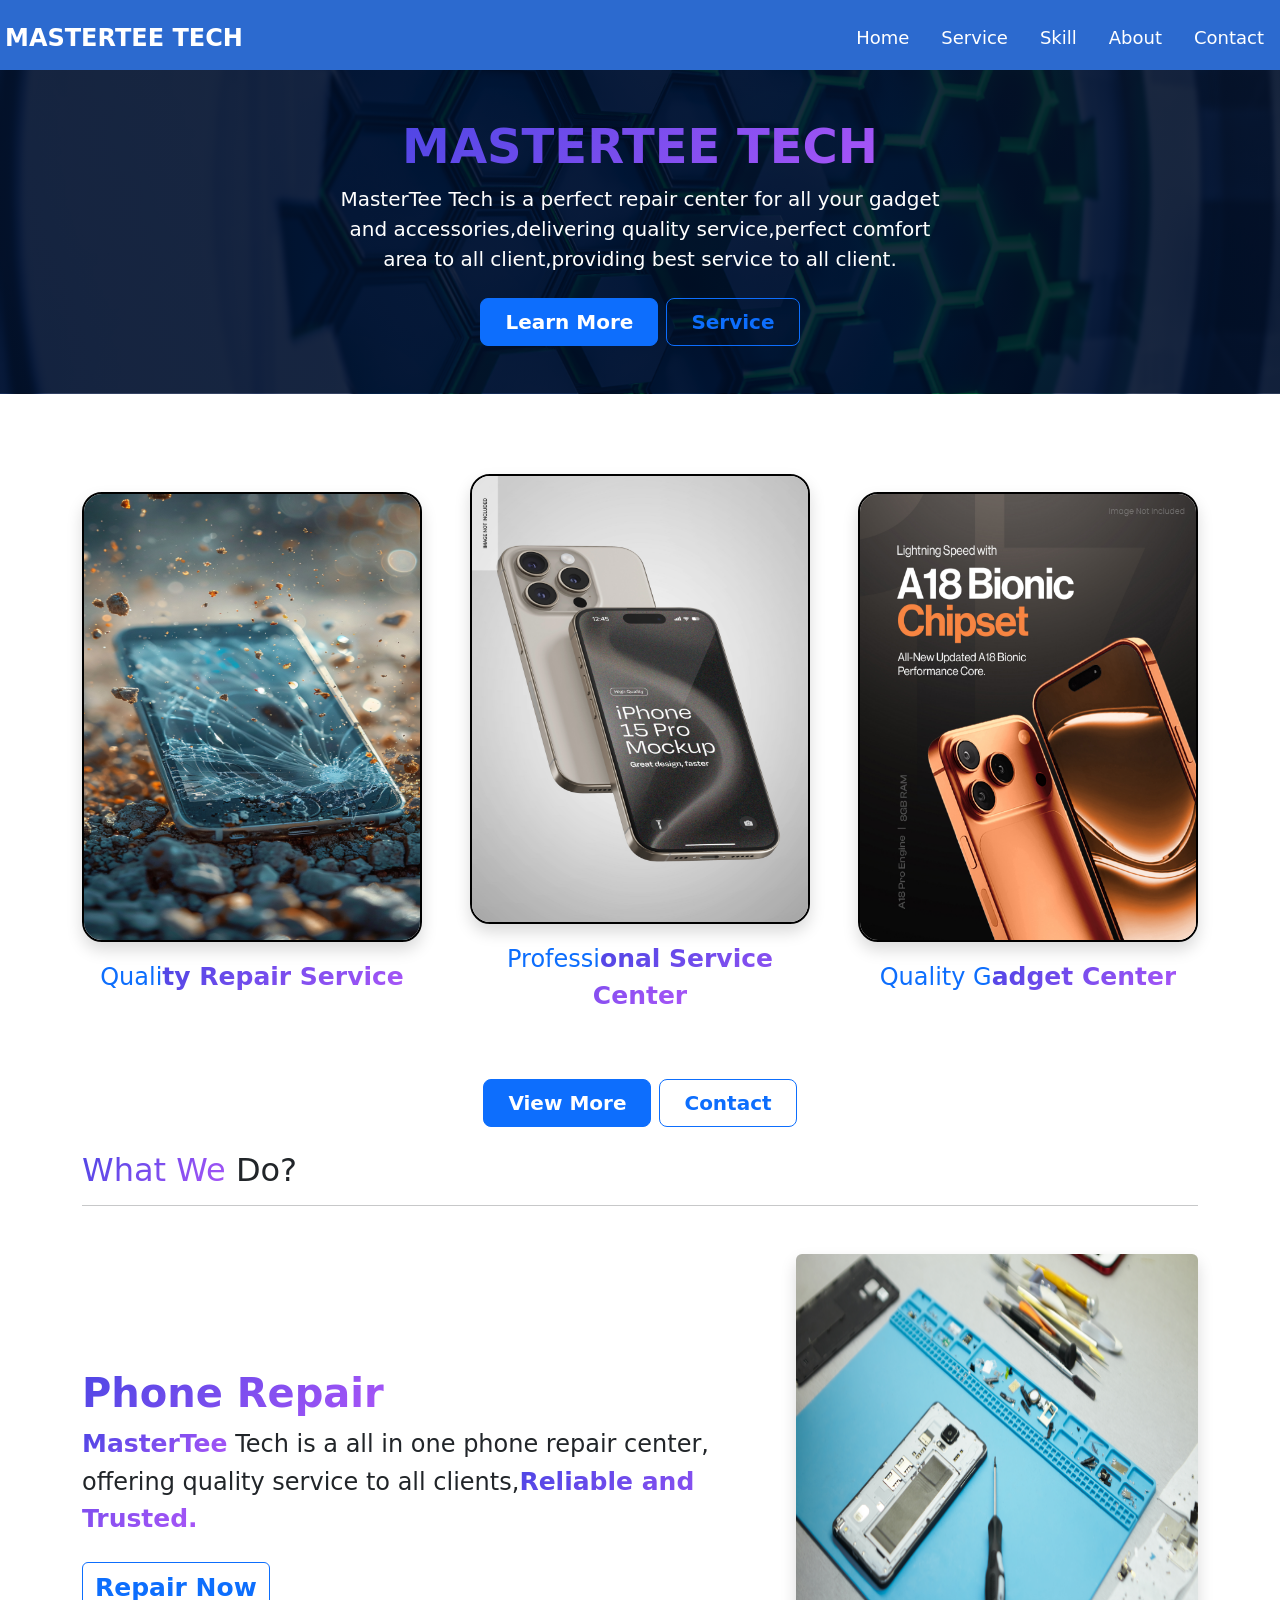
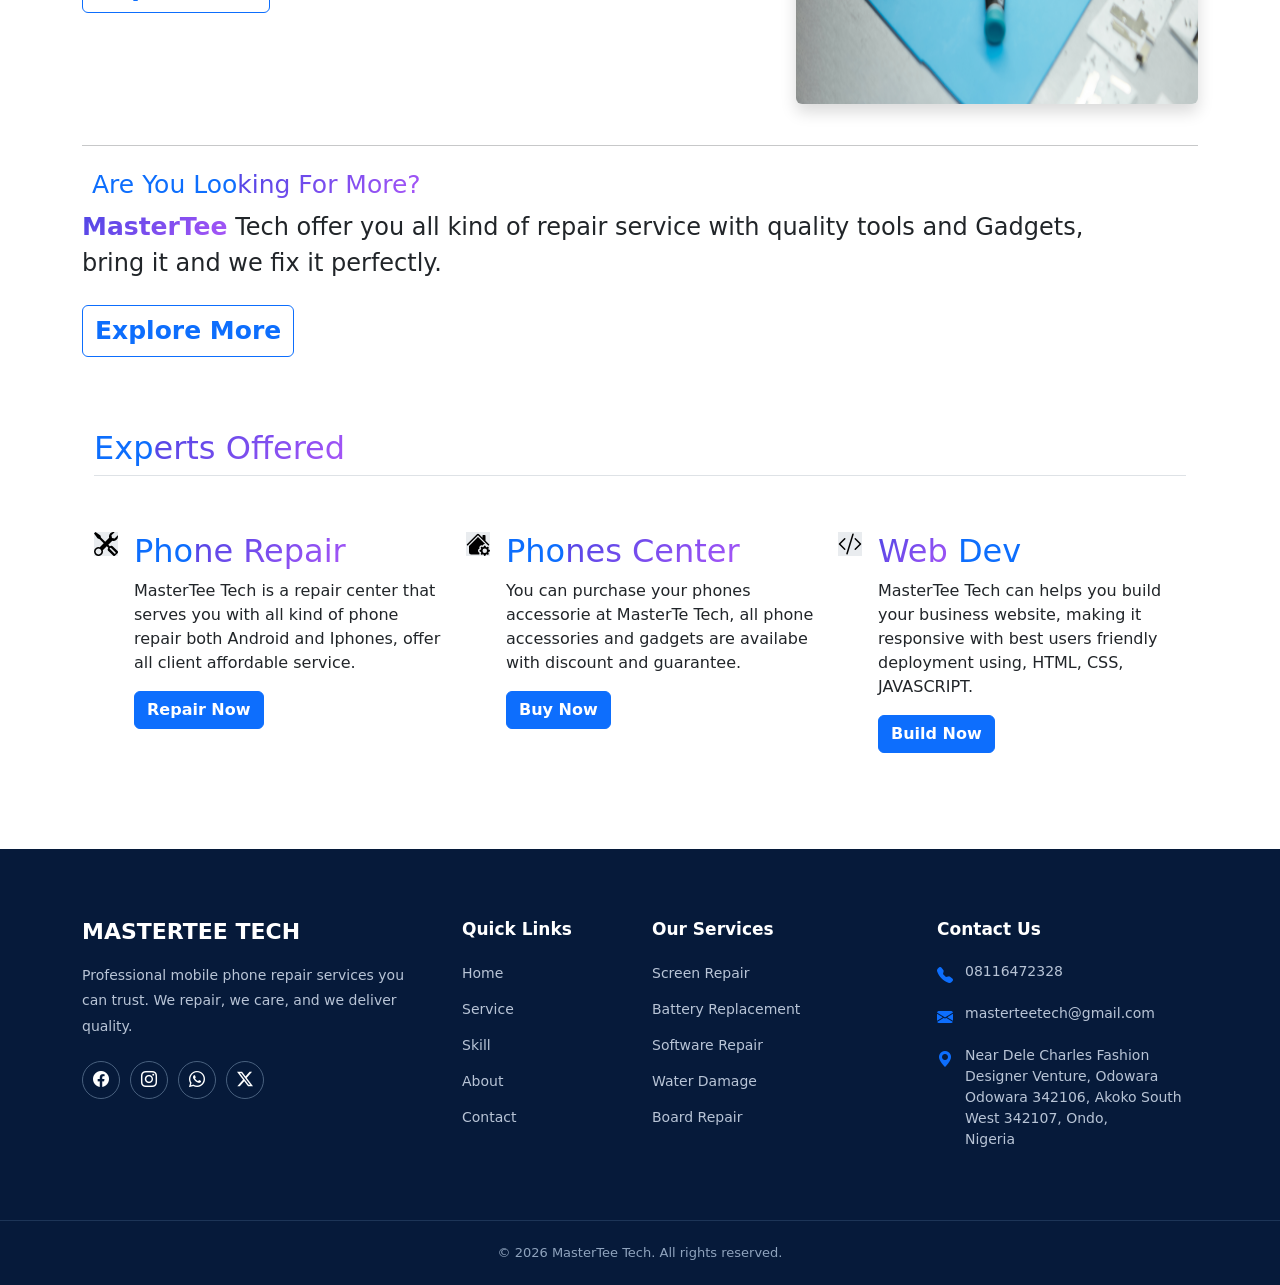
<file: index.html>
<!doctype html>
<html lang="en">
  <head>
    <meta charset="UTF-8" />
    <meta name="viewport" content="width=device-width, initial-scale=1.0" />
    <title>Portfolio</title>
    <link
      rel="stylesheet"
      href="	https://cdn.jsdelivr.net/npm/bootstrap@5.3.8/dist/css/bootstrap.min.css"
    />
    <link rel="stylesheet" href="https://cdn.jsdelivr.net/npm/bootstrap-icons@1.11.3/font/bootstrap-icons.min.css">
    <link rel="stylesheet" href="./CSS/Basic.css" />
  </head>
  <body>
    <div>
      <header
        class="d-flex flex-wrap justify-content-center py-3 mb-4 border-bottom heading-link"
      >
        <a
          href="/"
          class="d-flex align-items-center mb-3 mb-md-0 me-md-auto link-body-emphasis text-decoration-none logo"
        >
          <span class="fs-4 logo-name">MASTERTEE TECH</span>
        </a>
        <ul class="nav">
          <li class="nav-item">
            <a href="#" class="nav-link" aria-current="page">Home</a>
          </li>
          <li class="nav-item">
            <a href="./pages/service.html" class="nav-link">Service</a>
          </li>
          <li class="nav-item"><a href="./pages/skill.html" class="nav-link">Skill</a></li>
          <li class="nav-item"><a href="./pages/about.html" class="nav-link">About</a></li>
          <li class="nav-item"><a href="./pages/contact.html" class="nav-link">Contact</a></li>
        </ul>
      </header>
    </div>
    <div class="px-4 py-5 text-center hero-header">
      <h1 class="display-5 fw-bold text-body-emphasis hero-section">
        <span>MASTERTEE TECH</span>
      </h1>
      <div class="col-lg-6 mx-auto hero-texting">
        <p class="lead mb-4 hero-text">
          MasterTee Tech is a perfect repair center for all your gadget and
          accessories,delivering quality service,perfect comfort area to all
          client,providing best service to all client.
        </p>
        <div class="d-flex gap-2 d-sm-flex justify-content-sm-center hero-btn">
          <button type="button" class="btn btn-primary btn-lg px-4 gap-3" onclick="window.location.href=`./pages/about.html`">
            Learn More
          </button>
          <button type="button" class="btn btn-outline-primary btn-lg px-4" onclick="window.location.href=`./pages/service.html`">
            Service
          </button>
        </div>
      </div>
    </div>
    <div class="container mt-4 hero-pic">
      <div
        class="d-flex align-items-center justify-content-center row g-5 feature"
      >
        <div class="col-12 col-md-6 col-lg-4 hero-image">
          <img
            src="image/phone-repair.jpg"
            alt="repair image"
            class="img-fluid shadow"
          />
          <p class="caption text-center mt-3">
            Quali<span class="caption-gradient">ty Repair Service</span>
          </p>
        </div>
        <div class="col-12 col-md-6 col-lg-4 hero-image">
          <img
            src="image/iphone-15.jpg"
            alt="repair image"
            class="img-fluid shadow"
          />
          <p class="caption text-center mt-3">
            Professi<span class="caption-gradient">onal Service Center</span>
          </p>
        </div>
        <div class="col-12 col-md-6 col-lg-4 hero-image">
          <img
            src="image/iphone-17.jpg"
            alt="repair image"
            class="img-fluid shadow"
          />
          <p class="caption text-center mt-3">
            Quality G<span class="caption-gradient">adget Center</span>
          </p>
        </div>
      </div>
      <div
        class="d-flex gap-2 d-sm-flex justify-content-sm-center mt-5 hero-btn"
      >
        <button  class="btn btn-primary btn-lg px-4 gap-3" onclick="window.location.href=`./pages/service.html`" >
          View More
        </button>
        <button type="button" class="btn btn-outline-primary btn-lg px-4" onclick="window.location.href=`./pages/contact.html`">
          Contact
        </button>
      </div>
    </div>
    <div class="container mt-4 my-5 offer">
      <h2 class="job"><span>What We</span> Do?</h2>
      <hr />
    </div>
    <div class="container">
      <div
        class="d-flex flex-column flex-lg-row align-items-center gap-4 feature"
      >
        <div class="flex-fill text-center text-lg-start feature-section">
          <h3>
            <span class="frank">Phone Repair</span>
          </h3>
          <p class="mb-4 job-text">
            <span>MasterTee</span> Tech is a all in one phone repair center,
            offering quality service to all clients,<span
              class="feature-gradient"
              >Reliable and Trusted.</span
            >
          </p>
          <a href="./pages/contact.html" class="btn btn-outline-primary">Repair Now</a>
        </div>
        <div class="flex-fill feature-section">
          <img
            src="image/repair-mat.jpg"
            alt="founder image"
            class="img-fluid rounded shadow feature-image"
          />
        </div>
      </div>
      <hr />
    </div>
    <div class="container mt-4">
      <div class="d-flex flex-column flex-lg-row align-items-center feature">
        <div class="flex-fill text-center text-lg-start feature-section">
          <h4>Are You Loo<span class="frank-gradient">king For More?</span></h4>
          <p class="mb-4 feature-content">
            <span>MasterTee</span> Tech offer you all kind of repair service
            with quality tools and Gadgets,<br />bring it and we fix it
            perfectly.
          </p>
          <a href="skill.html" class="btn btn-outline-primary mb-4"
            >Explore More</a
          >
        </div>
      </div>
    </div>
    <div class="container px-4 py-5 expert" id="hanging-icons">
      <h2 class="pb-2 border-bottom">
        Exp<span class="head-color">erts Offered</span>
      </h2>
      <div class="row g-4 py-5 row-cols-1 row-cols-lg-3">
        <div class="col d-flex align-items-start">
          <div
            class="icon-square text-body-emphasis bg-body-secondary d-inline-flex align-items-center justify-content-center fs-4 flex-shrink-0 me-3"
          >
            <svg
              xmlns="http://www.w3.org/2000/svg"
              width="1em"
              height="1em"
              fill="currentColor"
              class="bi bi-tools"
              viewBox="0 0 16 16"
              aria-hidden="true"
            >
              <path
                d="M1 0 0 1l2.2 3.081a1 1 0 0 0 .815.419h.07a1 1 0 0 1 .708.293l2.675 2.675-2.617 2.654A3.003 3.003 0 0 0 0 13a3 3 0 1 0 5.878-.851l2.654-2.617.968.968-.305.914a1 1 0 0 0 .242 1.023l3.27 3.27a.997.997 0 0 0 1.414 0l1.586-1.586a.997.997 0 0 0 0-1.414l-3.27-3.27a1 1 0 0 0-1.023-.242L10.5 9.5l-.96-.96 2.68-2.643A3.005 3.005 0 0 0 16 3q0-.405-.102-.777l-2.14 2.141L12 4l-.364-1.757L13.777.102a3 3 0 0 0-3.675 3.68L7.462 6.46 4.793 3.793a1 1 0 0 1-.293-.707v-.071a1 1 0 0 0-.419-.814zm9.646 10.646a.5.5 0 0 1 .708 0l2.914 2.915a.5.5 0 0 1-.707.707l-2.915-2.914a.5.5 0 0 1 0-.708M3 11l.471.242.529.026.287.445.445.287.026.529L5 13l-.242.471-.026.529-.445.287-.287.445-.529.026L3 15l-.471-.242L2 14.732l-.287-.445L1.268 14l-.026-.529L1 13l.242-.471.026-.529.445-.287.287-.445.529-.026z"
              />
            </svg>
          </div>
          <div>
            <h3 class="fs-2 text-body-emphasis">
              <span class="heading-color">Pho</span
              ><span class="head-color">ne Repair</span>
            </h3>
            <p>
              MasterTee Tech is a repair center that serves you with all kind of
              phone repair both Android and Iphones, offer all client affordable
              service.
            </p>
            <a href="./pages/contact.html" class="btn btn-primary"> Repair Now </a>
          </div>
        </div>
        <div class="col d-flex align-items-start">
          <div
            class="icon-square text-body-emphasis bg-body-secondary d-inline-flex align-items-center justify-content-center fs-4 flex-shrink-0 me-3"
          >
            <svg
              xmlns="http://www.w3.org/2000/svg"
              width="1em"
              height="1em"
              fill="currentColor"
              class="bi bi-house-gear-fill"
              viewBox="0 0 16 16"
              aria-hidden="true"
            >
              <path
                d="M7.293 1.5a1 1 0 0 1 1.414 0L11 3.793V2.5a.5.5 0 0 1 .5-.5h1a.5.5 0 0 1 .5.5v3.293l2.354 2.353a.5.5 0 0 1-.708.708L8 2.207 1.354 8.854a.5.5 0 1 1-.708-.708z"
              />
              <path
                d="M11.07 9.047a1.5 1.5 0 0 0-1.742.26l-.02.021a1.5 1.5 0 0 0-.261 1.742 1.5 1.5 0 0 0 0 2.86 1.5 1.5 0 0 0-.12 1.07H3.5A1.5 1.5 0 0 1 2 13.5V9.293l6-6 4.724 4.724a1.5 1.5 0 0 0-1.654 1.03"
              />
              <path
                d="m13.158 9.608-.043-.148c-.181-.613-1.049-.613-1.23 0l-.043.148a.64.64 0 0 1-.921.382l-.136-.074c-.561-.306-1.175.308-.87.869l.075.136a.64.64 0 0 1-.382.92l-.148.045c-.613.18-.613 1.048 0 1.229l.148.043a.64.64 0 0 1 .382.921l-.074.136c-.306.561.308 1.175.869.87l.136-.075a.64.64 0 0 1 .92.382l.045.149c.18.612 1.048.612 1.229 0l.043-.15a.64.64 0 0 1 .921-.38l.136.074c.561.305 1.175-.309.87-.87l-.075-.136a.64.64 0 0 1 .382-.92l.149-.044c.612-.181.612-1.049 0-1.23l-.15-.043a.64.64 0 0 1-.38-.921l.074-.136c.305-.561-.309-1.175-.87-.87l-.136.075a.64.64 0 0 1-.92-.382ZM12.5 14a1.5 1.5 0 1 1 0-3 1.5 1.5 0 0 1 0 3"
              />
            </svg>
          </div>
          <div class="headings">
            <h3 class="fs-2 text-body-emphasis">
              <span class="heading-color">Pho</span
              ><span class="head-color">nes Center</span>
            </h3>
            <p>
              You can purchase your phones accessorie at MasterTe Tech, all
              phone accessories and gadgets are availabe with discount and
              guarantee.
            </p>
            <a href="./pages/contact.html" class="btn btn-primary"> Buy Now </a>
          </div>
        </div>
        <div class="col d-flex align-items-start">
          <div
            class="icon-square text-body-emphasis bg-body-secondary d-inline-flex align-items-center justify-content-center fs-4 flex-shrink-0 me-3"
          >
            <svg
              xmlns="http://www.w3.org/2000/svg"
              width="1em"
              height="1em"
              fill="currentColor"
              class="bi bi-code-slash"
              viewBox="0 0 16 16"
              aria-hidden="true"
            >
              <path
                d="M10.478 1.647a.5.5 0 1 0-.956-.294l-4 13a.5.5 0 0 0 .956.294zM4.854 4.146a.5.5 0 0 1 0 .708L1.707 8l3.147 3.146a.5.5 0 0 1-.708.708l-3.5-3.5a.5.5 0 0 1 0-.708l3.5-3.5a.5.5 0 0 1 .708 0m6.292 0a.5.5 0 0 0 0 .708L14.293 8l-3.147 3.146a.5.5 0 0 0 .708.708l3.5-3.5a.5.5 0 0 0 0-.708l-3.5-3.5a.5.5 0 0 0-.708 0"
              />
            </svg>
          </div>
          <div>
            <h3 class="fs-2 text-body-emphasis">
              <span class="head-color">Web</span
              ><span class="heading-color"> Dev</span>
            </h3>
            <p>
              MasterTee Tech can helps you build your business website, making
              it responsive with best users friendly deployment using,
              <span>HTML, CSS, JAVASCRIPT.</span>
            </p>
            <a href="./pages/contact.html" class="btn btn-primary"> Build Now </a>
          </div>
        </div>
      </div>
    </div>
     <!-- =========================
     FOOTER
========================= -->

<footer class="site-footer">

    <div class="container">

        <div class="row g-4">

            <!-- Brand -->

            <div class="col-lg-4 col-md-6">

                <h3 class="footer-brand">
                    MASTERTEE TECH
                </h3>

                <p>
                    Professional mobile phone repair services
                    you can trust. We repair, we care, and we
                    deliver quality.
                </p>

                <div class="footer-social">

                    <a href="https://www.facebook.com/share/19XnsAuBpu/?mibextid=wwXIfr" aria-label="Facebook">
                        <i class="bi bi-facebook"></i>
                    </a>

                    <a href="https://www.instagram.com/mastertee62?stkn=NncydHhlaGVleTVr&utm_source=qr" aria-label="Instagram">
                        <i class="bi bi-instagram"></i>
                    </a>

                    <a href="c:\Users\Admin\AppData\Local\Packages\5319275A.WhatsAppDesktop_cv1g1gvanyjgm\LocalState\sessions\D538CEB8273D42B4DCB58638B0AD0FB916D0EF9C\transfers\2026-38\WhatsApp Image 2026-09-21 at 11.34.17 PM.jpeg">
                        <i class="bi bi-whatsapp"></i>
                    </a>

                    <a href="https://x.com/mastertee_tech?s=11" aria-label="Twitter">
                        <i class="bi bi-twitter-x"></i>
                    </a>

                </div>

            </div>


            <!-- Quick Links -->

            <div class="col-lg-2 col-md-6">

                <h4>Quick Links</h4>

                <ul class="footer-links">

                    <li>
                        <a href="index.html">Home</a>
                    </li>

                    <li>
                        <a href="./pages/service.html">Service</a>
                    </li>

                    <li>
                        <a href="./pages/skill.html">Skill</a>
                    </li>

                    <li>
                        <a href="./pages/about.html">About</a>
                    </li>

                    <li>
                        <a href="./pages/contact.html">Contact</a>
                    </li>

                </ul>

            </div>


            <!-- Services -->

            <div class="col-lg-3 col-md-6">

                <h4>Our Services</h4>

                <ul class="footer-links">

                    <li>
                        <a href="pages/contact.html">Screen Repair</a>
                    </li>

                    <li>
                        <a href="pages/contact.html">Battery Replacement</a>
                    </li>

                    <li>
                        <a href="pages/contact.html">Software Repair</a>
                    </li>

                    <li>
                        <a href="pages/contact.html">Water Damage</a>
                    </li>

                    <li>
                        <a href="pages/contact.html">Board Repair</a>
                    </li>

                </ul>

            </div>


            <!-- Contact -->

            <div class="col-lg-3 col-md-6">

                <h4>Contact Us</h4>

                <ul class="footer-contact">

                    <li>

                        <i class="bi bi-telephone-fill"></i>

                        <span>
                            08116472328
                        </span>

                    </li>


                    <li>

                        <i class="bi bi-envelope-fill"></i>

                        <span>
                            masterteetech@gmail.com
                        </span>

                    </li>


                    <li>

                        <i class="bi bi-geo-alt-fill"></i>

                        <span>
                            Near Dele Charles Fashion Designer Venture, Odowara Odowara 342106, Akoko South West 342107, Ondo,<br>
                            Nigeria
                        </span>

                    </li>

                </ul>

               

            </div>

        </div>

    </div>


    <!-- Copyright -->

    <div class="footer-bottom">

        <div class="container">

            <p>
                © 2026 MasterTee Tech.
                All rights reserved.
            </p>

        </div>

    </div>

</footer>
  </body>
</html>
</file>
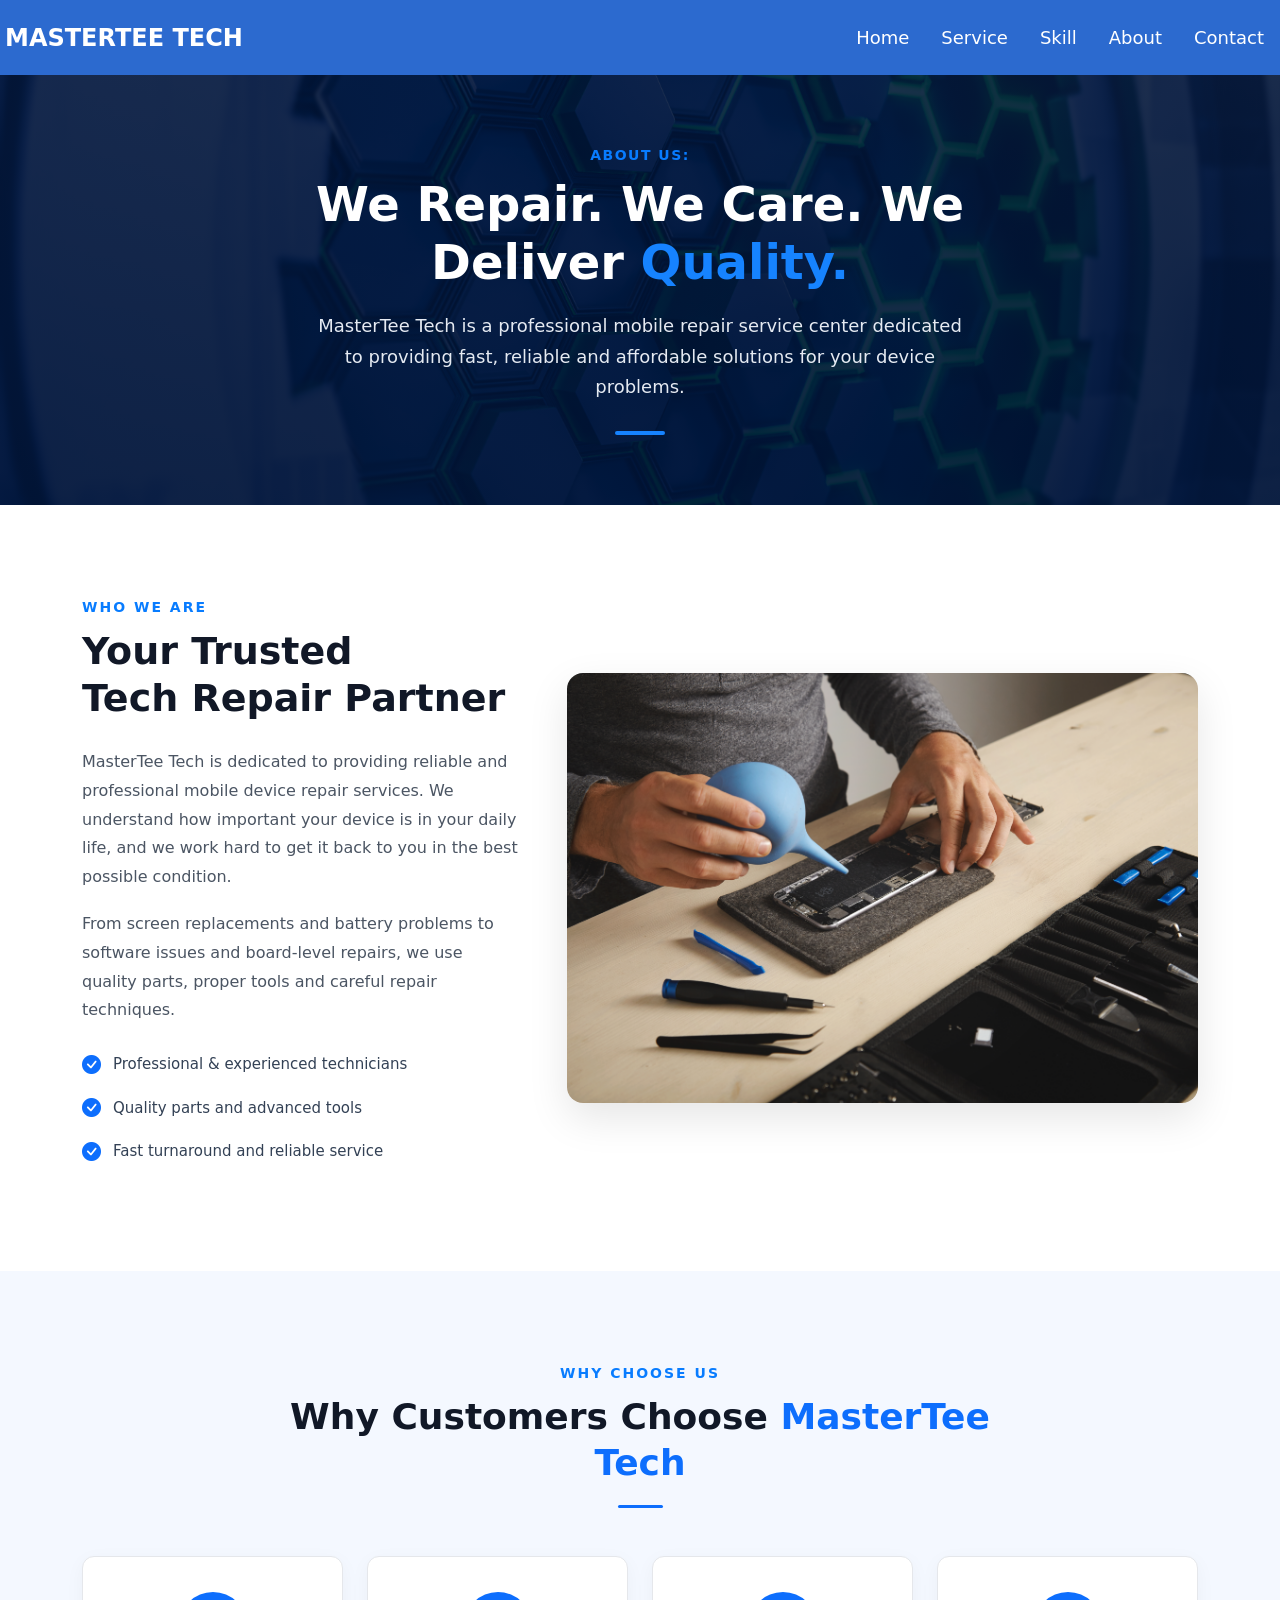
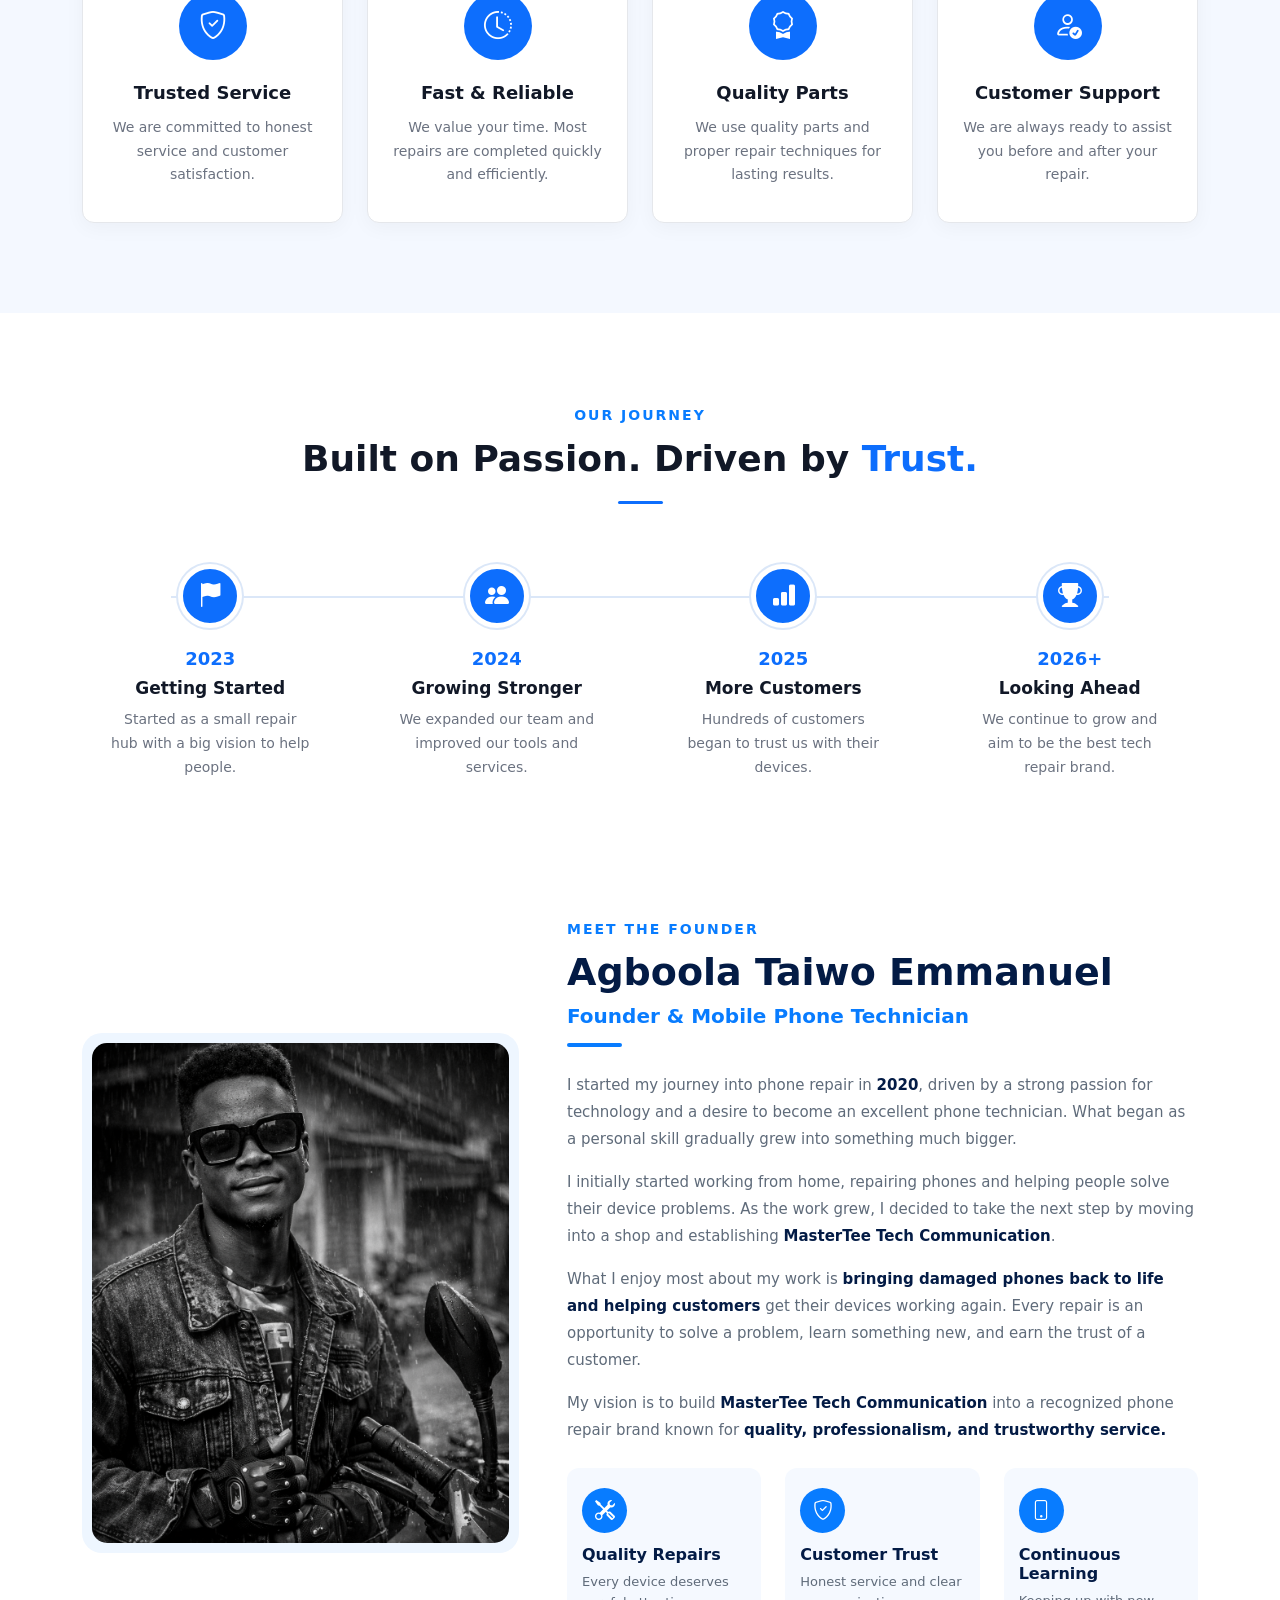
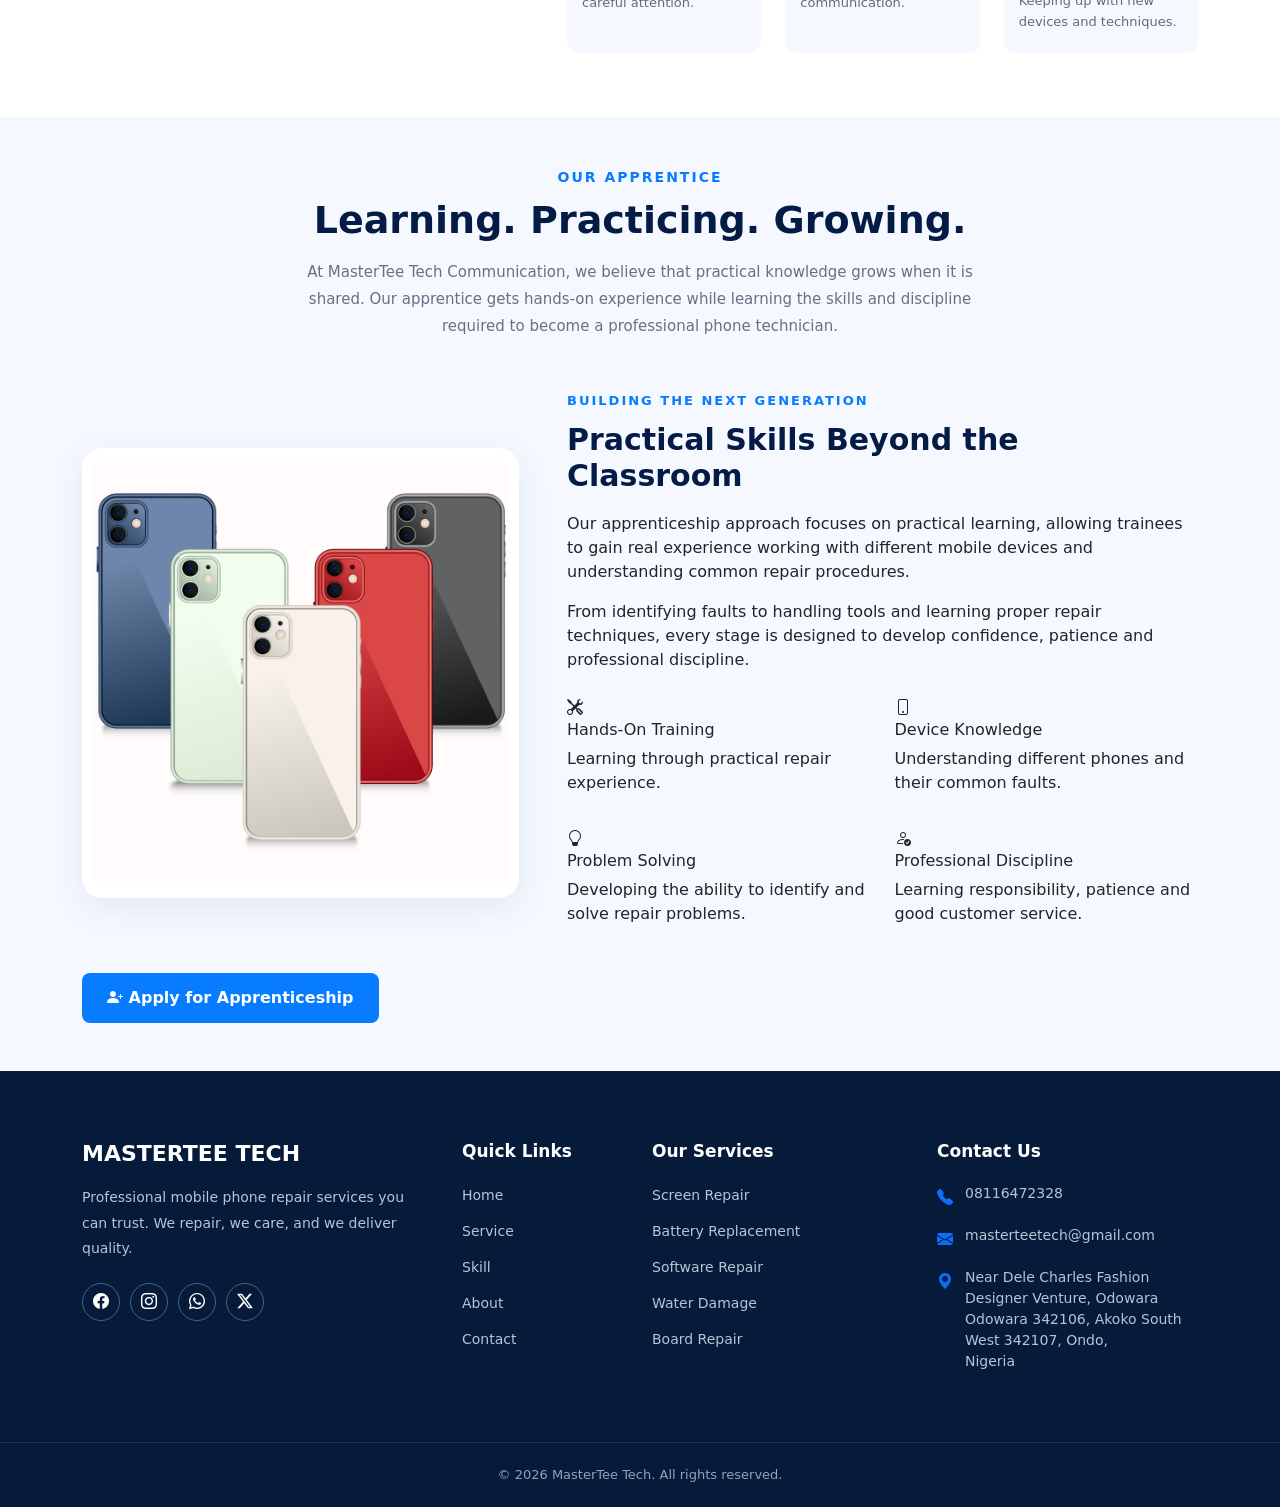
<file: pages/about.html>
<!doctype html>
<html lang="en">
  <head>
    <meta charset="UTF-8" />
    <meta name="viewport" content="width=device-width, initial-scale=1.0" />
    <title>About</title>
    <link
      rel="stylesheet"
      href="	https://cdn.jsdelivr.net/npm/bootstrap@5.3.8/dist/css/bootstrap.min.css"
    />
    <link
      rel="stylesheet"
      href="https://cdn.jsdelivr.net/npm/bootstrap-icons@1.11.3/font/bootstrap-icons.min.css"
    />
    <link rel="stylesheet" href="../CSS/about.css" />
    <link rel="stylesheet" href="../CSS/contact.css" />
  </head>
  <body>
    <div>
      <header
        class="d-flex flex-wrap justify-content-center py-3 mb-4 border-bottom heading-link"
      >
        <a
          href="/"
          class="d-flex align-items-center mb-3 mb-md-0 me-md-auto link-body-emphasis text-decoration-none logo"
        >
          <span class="fs-4 logo-name">MASTERTEE TECH</span>
        </a>
        <ul class="nav">
          <li class="nav-item">
            <a href="../index.html" class="nav-link" aria-current="page"
              >Home</a
            >
          </li>
          <li class="nav-item">
            <a href="service.html" class="nav-link">Service</a>
          </li>
          <li class="nav-item">
            <a href="skill.html" class="nav-link">Skill</a>
          </li>
          <li class="nav-item">
            <a href="about.html" class="nav-link">About</a>
          </li>
          <li class="nav-item">
            <a href="contact.html" class="nav-link">Contact</a>
          </li>
        </ul>
      </header>
    </div>

    <!-- =========================
     ABOUT HERO
========================= -->

    <section class="contact-hero">
      <div class="container">
        <div class="row align-items-center">
          <div class="col-lg-8 mx-auto text-center">
            <p class="contact-label">ABOUT US:</p>

            <h1>We Repair. We Care. We Deliver <span>Quality.</span></h1>

            <p class="contact-hero-text">
              MasterTee Tech is a professional mobile repair service center
              dedicated to providing fast, reliable and affordable solutions for
              your device problems.
            </p>

            <div class="contact-line"></div>
          </div>
        </div>
      </div>
    </section>
    <!-- =========================
     WHO WE ARE
========================= -->

    <section class="who-we-are">
      <div class="container">
        <div class="row align-items-center g-5">
          <!-- Text -->
          <div class="col-lg-5">
            <p class="section-label">WHO WE ARE</p>

            <h2>
              Your Trusted
              <span>Tech Repair Partner</span>
            </h2>

            <p class="who-text">
              MasterTee Tech is dedicated to providing reliable and professional
              mobile device repair services. We understand how important your
              device is in your daily life, and we work hard to get it back to
              you in the best possible condition.
            </p>

            <p class="who-text">
              From screen replacements and battery problems to software issues
              and board-level repairs, we use quality parts, proper tools and
              careful repair techniques.
            </p>

            <!-- Benefits -->

            <div class="benefit-list">
              <div class="benefit-item">
                <i class="bi bi-check-circle-fill"></i>

                <span> Professional & experienced technicians </span>
              </div>

              <div class="benefit-item">
                <i class="bi bi-check-circle-fill"></i>

                <span> Quality parts and advanced tools </span>
              </div>

              <div class="benefit-item">
                <i class="bi bi-check-circle-fill"></i>

                <span> Fast turnaround and reliable service </span>
              </div>
            </div>
          </div>

          <!-- Image -->
          <div class="col-lg-7">
            <div class="who-image">
              <img
                src="../image/screen3.jpg"
                alt="MasterTee Tech technician repairing a phone"
              />
            </div>
          </div>
        </div>
      </div>
    </section>

    <!-- =========================
     WHY CHOOSE US
========================= -->

    <section class="why-choose">
      <div class="container">
        <!-- Section Heading -->

        <div class="section-heading text-center">
          <p class="section-label">WHY CHOOSE US</p>

          <h2>
            Why Customers Choose
            <span>MasterTee Tech</span>
          </h2>

          <div class="heading-line"></div>
        </div>

        <!-- Cards -->

        <div class="row g-4 mt-4">
          <!-- Card 1 -->

          <div class="col-md-6 col-lg-3">
            <div class="why-card">
              <div class="why-icon">
                <i class="bi bi-shield-check"></i>
              </div>

              <h3>Trusted Service</h3>

              <p>
                We are committed to honest service and customer satisfaction.
              </p>
            </div>
          </div>

          <!-- Card 2 -->

          <div class="col-md-6 col-lg-3">
            <div class="why-card">
              <div class="why-icon">
                <i class="bi bi-clock-history"></i>
              </div>

              <h3>Fast & Reliable</h3>

              <p>
                We value your time. Most repairs are completed quickly and
                efficiently.
              </p>
            </div>
          </div>

          <!-- Card 3 -->

          <div class="col-md-6 col-lg-3">
            <div class="why-card">
              <div class="why-icon">
                <i class="bi bi-award"></i>
              </div>

              <h3>Quality Parts</h3>

              <p>
                We use quality parts and proper repair techniques for lasting
                results.
              </p>
            </div>
          </div>

          <!-- Card 4 -->

          <div class="col-md-6 col-lg-3">
            <div class="why-card">
              <div class="why-icon">
                <i class="bi bi-person-check"></i>
              </div>

              <h3>Customer Support</h3>

              <p>
                We are always ready to assist you before and after your repair.
              </p>
            </div>
          </div>
        </div>
      </div>
    </section>

    <!-- =========================
     OUR JOURNEY
========================= -->

    <section class="our-journey">
      <div class="container">
        <!-- Heading -->

        <div class="section-heading text-center">
          <p class="section-label">OUR JOURNEY</p>

          <h2>Built on Passion. Driven by <span>Trust.</span></h2>

          <div class="heading-line"></div>
        </div>

        <!-- Timeline -->

        <div class="journey-timeline">
          <!-- 2023 -->

          <div class="journey-item">
            <div class="journey-icon">
              <i class="bi bi-flag-fill"></i>
            </div>

            <h3>2023</h3>

            <h4>Getting Started</h4>

            <p>
              Started as a small repair hub with a big vision to help people.
            </p>
          </div>

          <!-- 2024 -->

          <div class="journey-item">
            <div class="journey-icon">
              <i class="bi bi-people-fill"></i>
            </div>

            <h3>2024</h3>

            <h4>Growing Stronger</h4>

            <p>We expanded our team and improved our tools and services.</p>
          </div>

          <!-- 2025 -->

          <div class="journey-item">
            <div class="journey-icon">
              <i class="bi bi-bar-chart-fill"></i>
            </div>

            <h3>2025</h3>

            <h4>More Customers</h4>

            <p>Hundreds of customers began to trust us with their devices.</p>
          </div>

          <!-- 2026 -->

          <div class="journey-item">
            <div class="journey-icon">
              <i class="bi bi-trophy-fill"></i>
            </div>

            <h3>2026+</h3>

            <h4>Looking Ahead</h4>

            <p>We continue to grow and aim to be the best tech repair brand.</p>
          </div>
        </div>
      </div>
    </section>

    <!-- Founder Biography Section -->
    <section class="founder-section py-5">
      <div class="container">
        <div class="row align-items-center g-5">
          <!-- Founder Image -->
          <div class="col-lg-5">
            <div class="founder-image">
              <img
                src="../image/mastertee-pic.png"
                alt="Agboola Taiwo Emmanuel - Founder of MasterTee Tech Communication"
                class="img-fluid"
              />
            </div>
          </div>

          <!-- Founder Biography -->
          <div class="col-lg-7">
            <span class="section-label">MEET THE FOUNDER</span>

            <h2 class="founder-title">Agboola Taiwo Emmanuel</h2>

            <h5 class="founder-role">Founder & Mobile Phone Technician</h5>

            <div class="blue-line"></div>

            <p>
              I started my journey into phone repair in <strong>2020</strong>,
              driven by a strong passion for technology and a desire to become
              an excellent phone technician. What began as a personal skill
              gradually grew into something much bigger.
            </p>

            <p>
              I initially started working from home, repairing phones and
              helping people solve their device problems. As the work grew, I
              decided to take the next step by moving into a shop and
              establishing <strong>MasterTee Tech Communication</strong>.
            </p>

            <p>
              What I enjoy most about my work is
              <strong
                >bringing damaged phones back to life and helping
                customers</strong
              >
              get their devices working again. Every repair is an opportunity to
              solve a problem, learn something new, and earn the trust of a
              customer.
            </p>

            <p>
              My vision is to build
              <strong>MasterTee Tech Communication</strong>
              into a recognized phone repair brand known for
              <strong
                >quality, professionalism, and trustworthy service.</strong
              >
            </p>

            <!-- Work Philosophy -->
            <div class="row founder-values mt-4">
              <div class="col-md-4 mb-3">
                <div class="value-item">
                  <i class="bi bi-tools"></i>
                  <h6>Quality Repairs</h6>
                  <p>Every device deserves careful attention.</p>
                </div>
              </div>

              <div class="col-md-4 mb-3">
                <div class="value-item">
                  <i class="bi bi-shield-check"></i>
                  <h6>Customer Trust</h6>
                  <p>Honest service and clear communication.</p>
                </div>
              </div>

              <div class="col-md-4 mb-3">
                <div class="value-item">
                  <i class="bi bi-phone"></i>
                  <h6>Continuous Learning</h6>
                  <p>Keeping up with new devices and techniques.</p>
                </div>
              </div>
            </div>
          </div>
        </div>
      </div>
    </section>

    <!-- Apprentice Section -->
    <section class="apprentice-section py-5">
      <div class="container">
        <!-- Section Heading -->
        <div class="text-center mb-5">
          <span class="section-label">OUR APPRENTICE</span>

          <h2 class="apprentice-title">Learning. Practicing. Growing.</h2>

          <p class="apprentice-intro">
            At MasterTee Tech Communication, we believe that practical knowledge
            grows when it is shared. Our apprentice gets hands-on experience
            while learning the skills and discipline required to become a
            professional phone technician.
          </p>
        </div>

        <div class="row align-items-center g-5">
          <!-- Apprentice Image -->
          <div class="col-lg-5">
            <div class="apprentice-image">
              <img
                src="../image/4716291.jpg"
                alt="Apprentice at MasterTee Tech Communication"
                class="img-fluid"
              />
            </div>
          </div>

          <!-- Apprentice Information -->
          <div class="col-lg-7">
            <span class="apprentice-subtitle">
              BUILDING THE NEXT GENERATION
            </span>

            <h3>Practical Skills Beyond the Classroom</h3>

            <p>
              Our apprenticeship approach focuses on practical learning,
              allowing trainees to gain real experience working with different
              mobile devices and understanding common repair procedures.
            </p>

            <p>
              From identifying faults to handling tools and learning proper
              repair techniques, every stage is designed to develop confidence,
              patience and professional discipline.
            </p>

            <!-- Apprentice Highlights -->
            <div class="row apprentice-highlights mt-4">
              <div class="col-md-6 mb-3">
                <div class="apprentice-item">
                  <i class="bi bi-tools"></i>
                  <div>
                    <h6>Hands-On Training</h6>
                    <p>Learning through practical repair experience.</p>
                  </div>
                </div>
              </div>

              <div class="col-md-6 mb-3">
                <div class="apprentice-item">
                  <i class="bi bi-phone"></i>
                  <div>
                    <h6>Device Knowledge</h6>
                    <p>
                      Understanding different phones and their common faults.
                    </p>
                  </div>
                </div>
              </div>

              <div class="col-md-6 mb-3">
                <div class="apprentice-item">
                  <i class="bi bi-lightbulb"></i>
                  <div>
                    <h6>Problem Solving</h6>
                    <p>
                      Developing the ability to identify and solve repair
                      problems.
                    </p>
                  </div>
                </div>
              </div>

              <div class="col-md-6 mb-3">
                <div class="apprentice-item">
                  <i class="bi bi-person-check"></i>
                  <div>
                    <h6>Professional Discipline</h6>
                    <p>
                      Learning responsibility, patience and good customer
                      service.
                    </p>
                  </div>
                </div>
              </div>
            </div>
          </div>
        </div>
        <a href="apprenticeship.html" class="btn apprentice-btn">
          <i class="bi bi-person-plus-fill"></i>
          Apply for Apprenticeship
        </a>
      </div>
    </section>

    <!-- =========================
     FOOTER
========================= -->

    <footer class="site-footer">
      <div class="container">
        <div class="row g-4">
          <!-- Brand -->

          <div class="col-lg-4 col-md-6">
            <h3 class="footer-brand">MASTERTEE TECH</h3>

            <p>
              Professional mobile phone repair services you can trust. We
              repair, we care, and we deliver quality.
            </p>

            <div class="footer-social">
              <a
                href="https://www.facebook.com/share/19XnsAuBpu/?mibextid=wwXIfr"
                aria-label="Facebook"
              >
                <i class="bi bi-facebook"></i>
              </a>

              <a
                href="https://www.instagram.com/mastertee62?stkn=NncydHhlaGVleTVr&utm_source=qr"
                aria-label="Instagram"
              >
                <i class="bi bi-instagram"></i>
              </a>

              <a
                href="c:\Users\Admin\AppData\Local\Packages\5319275A.WhatsAppDesktop_cv1g1gvanyjgm\LocalState\sessions\D538CEB8273D42B4DCB58638B0AD0FB916D0EF9C\transfers\2026-38\WhatsApp Image 2026-09-21 at 11.34.17 PM.jpeg"
                aria-label="WhatsApp"
              >
                <i class="bi bi-whatsapp"></i>
              </a>

              <a href="https://x.com/mastertee_tech?s=11" aria-label="Twitter">
                <i class="bi bi-twitter-x"></i>
              </a>
            </div>
          </div>

          <!-- Quick Links -->

          <div class="col-lg-2 col-md-6">
            <h4>Quick Links</h4>

            <ul class="footer-links">
              <li>
                <a href="../index.html">Home</a>
              </li>

              <li>
                <a href="service.html">Service</a>
              </li>

              <li>
                <a href="skill.html">Skill</a>
              </li>

              <li>
                <a href="about.html">About</a>
              </li>

              <li>
                <a href="contact.html">Contact</a>
              </li>
            </ul>
          </div>

          <!-- Services -->

          <div class="col-lg-3 col-md-6">
            <h4>Our Services</h4>

            <ul class="footer-links">
              <li>
                <a href="contact.html">Screen Repair</a>
              </li>

              <li>
                <a href="contact.html">Battery Replacement</a>
              </li>

              <li>
                <a href="contact.html">Software Repair</a>
              </li>

              <li>
                <a href="contact.html">Water Damage</a>
              </li>

              <li>
                <a href="contact.html">Board Repair</a>
              </li>
            </ul>
          </div>

          <!-- Contact -->

          <div class="col-lg-3 col-md-6">
            <h4>Contact Us</h4>

            <ul class="footer-contact">
              <li>
                <i class="bi bi-telephone-fill"></i>

                <span> 08116472328 </span>
              </li>

              <li>
                <i class="bi bi-envelope-fill"></i>

                <span> masterteetech@gmail.com </span>
              </li>

              <li>
                <i class="bi bi-geo-alt-fill"></i>

                <span>
                  Near Dele Charles Fashion Designer Venture, Odowara Odowara
                  342106, Akoko South West 342107, Ondo,<br />
                  Nigeria
                </span>
              </li>
            </ul>
          </div>
        </div>
      </div>

      <!-- Copyright -->

      <div class="footer-bottom">
        <div class="container">
          <p>© 2026 MasterTee Tech. All rights reserved.</p>
        </div>
      </div>
    </footer>
  </body>
</html>
</file>
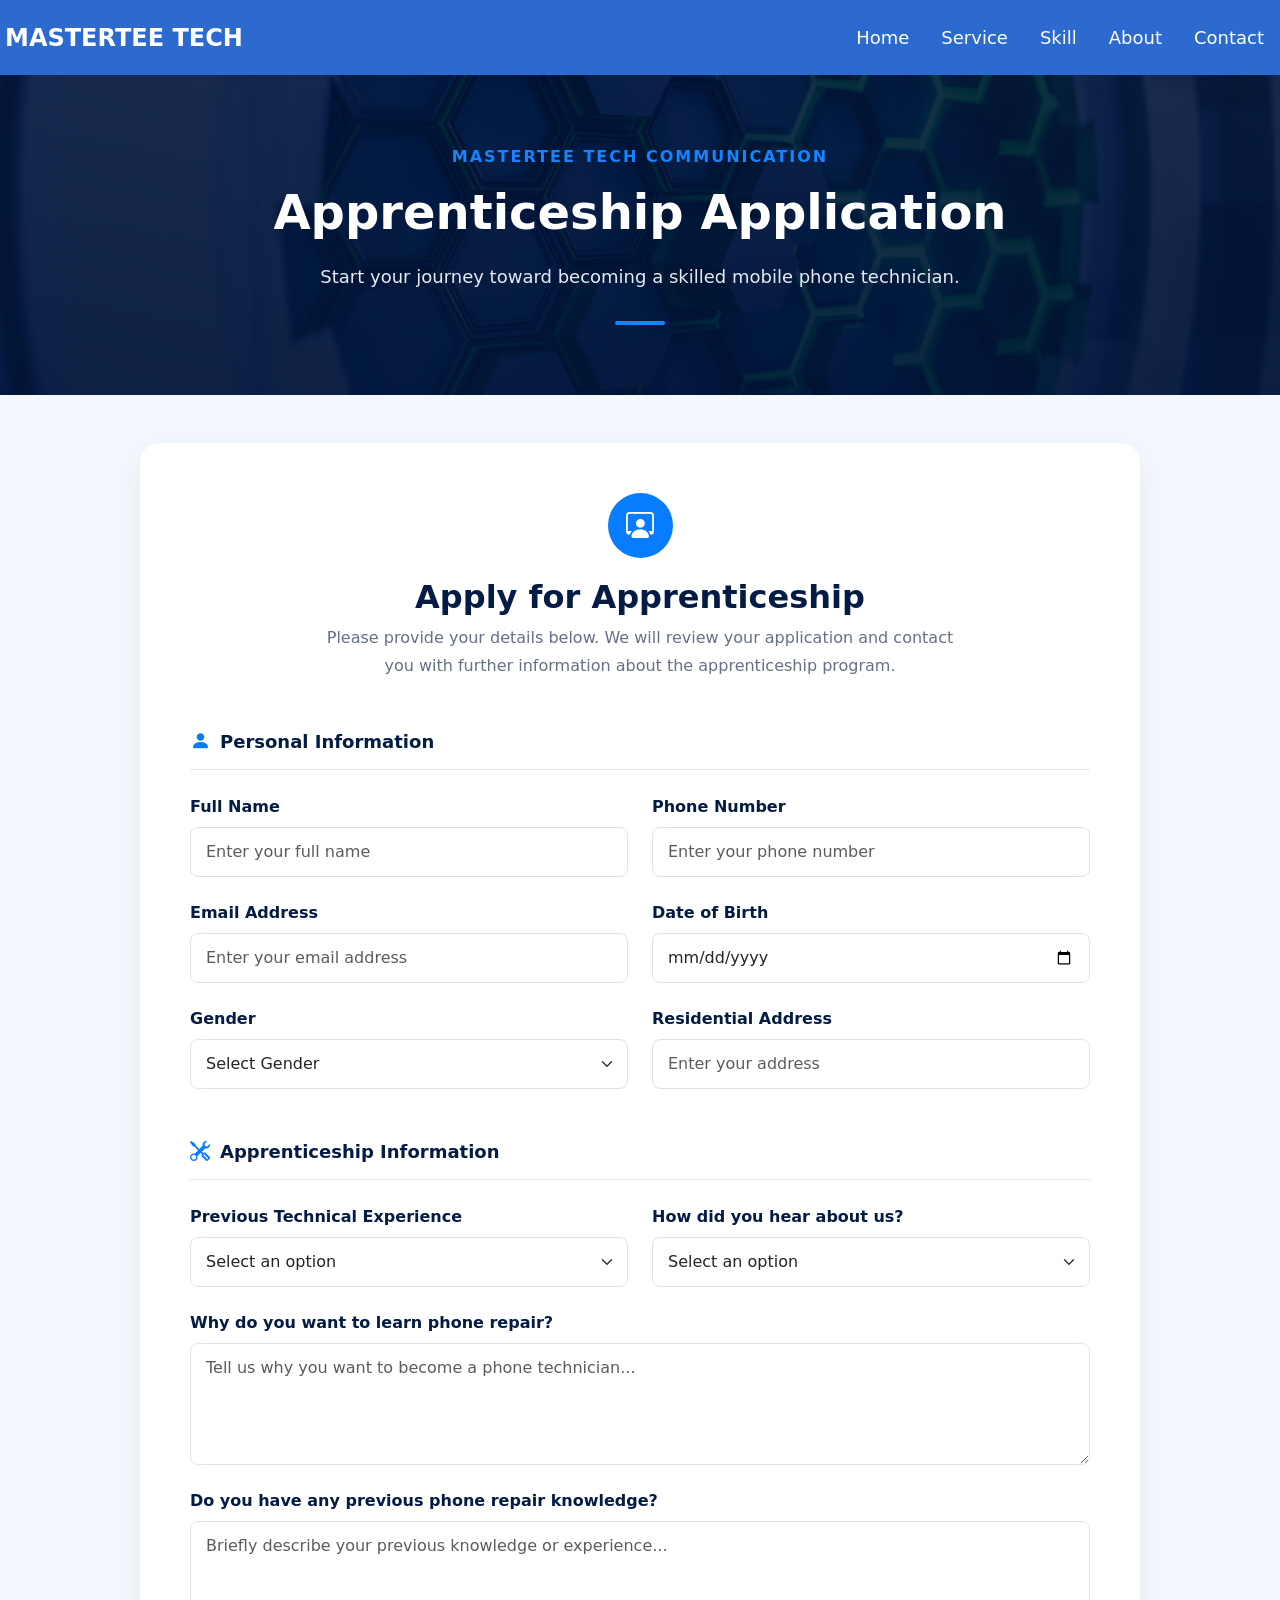
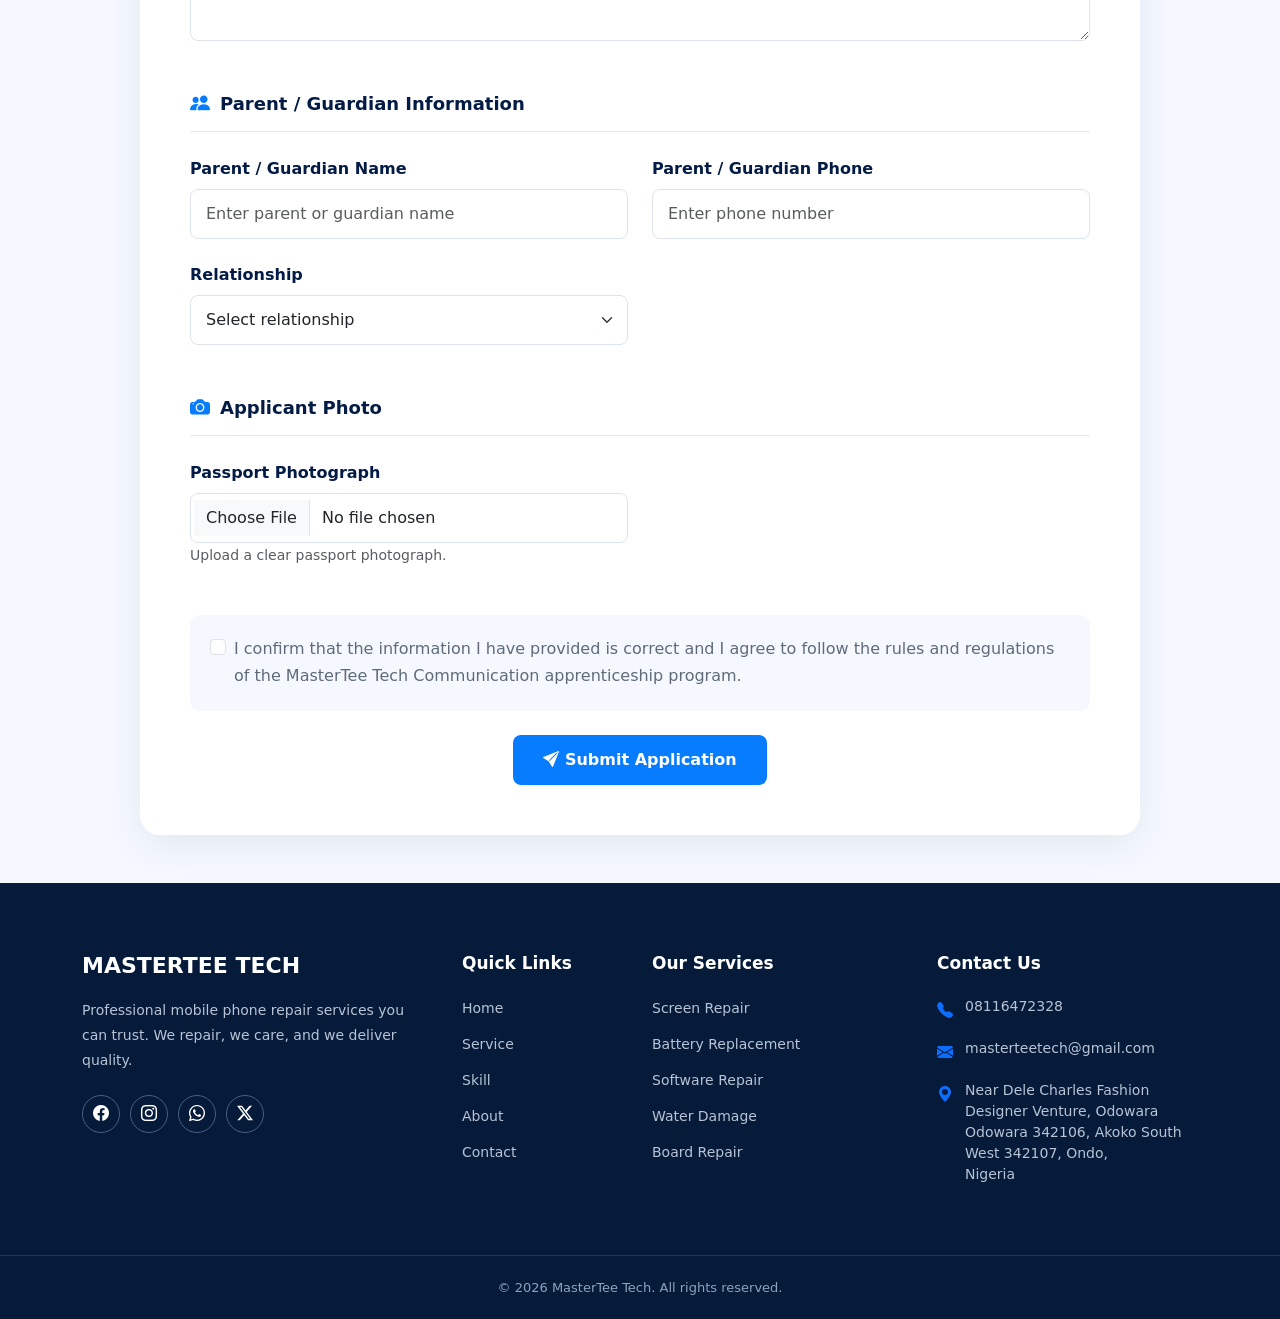
<file: pages/apprenticeship.html>
<!doctype html>
<html lang="en">
  <head>
    <meta charset="UTF-8" />
    <meta name="viewport" content="width=device-width, initial-scale=1.0" />

    <title>Apprenticeship Application | MasterTee Tech Communication</title>

    <!-- Bootstrap CSS -->
    <link
      href="https://cdn.jsdelivr.net/npm/bootstrap@5.3.3/dist/css/bootstrap.min.css"
      rel="stylesheet"
    />

    <!-- Bootstrap Icons -->
    <link
      rel="stylesheet"
      href="https://cdn.jsdelivr.net/npm/bootstrap-icons@1.11.3/font/bootstrap-icons.min.css"
    />

    <link rel="stylesheet" href="../CSS/apprenticeship.css" />
  </head>

  <body>
     <div>
      <header
        class="d-flex flex-wrap justify-content-center py-3 mb-4 border-bottom heading-link"
      >
        <a
          href="/"
          class="d-flex align-items-center mb-3 mb-md-0 me-md-auto link-body-emphasis text-decoration-none logo"
        >
          <span class="fs-4 logo-name">MASTERTEE TECH</span>
        </a>
        <ul class="nav">
          <li class="nav-item">
            <a href="../index.html" class="nav-link" aria-current="page">Home</a>
          </li>
          <li class="nav-item">
            <a href="service.html" class="nav-link">Service</a>
          </li>
          <li class="nav-item"><a href="skill.html" class="nav-link">Skill</a></li>
          <li class="nav-item"><a href="about.html" class="nav-link">About</a></li>
          <li class="nav-item"><a href="contact.html" class="nav-link">Contact</a></li>
        </ul>
      </header>
    </div>
  

     <!-- Contact Hero -->
    <section class="contact-hero">
      <div class="container">
        <div class="row align-items-center">
          <div class="col-lg-8 mx-auto text-center">
            <p class="contact-label">MASTERTEE TECH COMMUNICATION </p>

            <h1>
              Apprenticeship Application
            </h1>

            <p class="contact-hero-text">
            Start your journey toward becoming a skilled mobile phone
            technician.
            </p>

            <div class="contact-line"></div>
          </div>
        </div>
      </div>
    </section>

    <!-- Application Form -->
    <section class="application-section py-5">
      <div class="container">
        <div class="application-card">
          <!-- Form Introduction -->
          <div class="form-intro text-center mb-5">
            <div class="form-icon">
              <i class="bi bi-person-workspace"></i>
            </div>

            <h2>Apply for Apprenticeship</h2>

            <p>
              Please provide your details below. We will review your application
              and contact you with further information about the apprenticeship
              program.
            </p>
          </div>

          <form
          action="../backend/apprenticeship_submit.php"
                method="POST"
                enctype="multipart/form-data"
          >
            <!-- =================================
                         PERSONAL INFORMATION
                    ================================== -->

            <div class="form-section-title">
              <i class="bi bi-person-fill"></i>
              <span>Personal Information</span>
            </div>

            <div class="row g-4">
              <div class="col-md-6">
                <label class="form-label"> Full Name </label>

                <input
                  type="text"
                  class="form-control"
                  placeholder="Enter your full name"
                  name="full_name"
                  required
                />
              </div>

              <div class="col-md-6">
                <label class="form-label"> Phone Number </label>

                <input
                  type="tel"
                  class="form-control"
                  placeholder="Enter your phone number"
                  name="phone_number"
                  required
                />
              </div>

              <div class="col-md-6">
                <label class="form-label"> Email Address </label>

                <input
                  type="email"
                  class="form-control"
                  placeholder="Enter your email address"
                  name="email_address"
                  required
                />
              </div>

              <div class="col-md-6">
                <label class="form-label"> Date of Birth </label>

                <input type="date" class="form-control"
                name="date_of_birth"
                required />
              </div>

              <div class="col-md-6">
                <label class="form-label"> Gender </label>

                <select class="form-select" required
                name="gender"
                >
                  <option value="">Select Gender</option>
                  <option>Male</option>
                  <option>Female</option>
                </select>
              </div>

              <div class="col-md-6">
                <label class="form-label"> Residential Address </label>

                <input
                  type="text"
                  class="form-control"
                  placeholder="Enter your address"
                  name="residential_address"
                  required
                />
              </div>
            </div>

            <!-- =================================
                         APPRENTICESHIP INFORMATION
                    ================================== -->

            <div class="form-section-title mt-5">
              <i class="bi bi-tools"></i>
              <span>Apprenticeship Information</span>
            </div>

            <div class="row g-4">
              <div class="col-md-6">
                <label class="form-label">
                  Previous Technical Experience
                </label>

                <select class="form-select" name="previous_technical_experience">
                  <option value="">Select an option</option>

                  <option>No previous experience</option>

                  <option>Beginner</option>

                  <option>Some repair experience</option>

                  <option>Experienced technician</option>
                </select>
              </div>

              <div class="col-md-6">
                <label class="form-label"> How did you hear about us? </label>

                <select class="form-select" name="company_source">
                  <option value="" selected disabled>Select an option</option>

                  <option>Friend or Family</option>

                  <option>Social Media</option>

                  <option>Google</option>

                  <option>Walk-in</option>

                  <option>Other</option>
                </select>
              </div>

              <div class="col-12">
                <label class="form-label">
                  Why do you want to learn phone repair?
                </label>

                <textarea
                  class="form-control"
                  rows="4"
                  placeholder="Tell us why you want to become a phone technician..."
                  required
                  name="why_learn"
                ></textarea>
              </div>

              <div class="col-12">
                <label class="form-label">
                  Do you have any previous phone repair knowledge?
                </label>

                <textarea
                  class="form-control"
                  rows="3"
                  placeholder="Briefly describe your previous knowledge or experience..."
                  name="previous_technical_knowledge"
                ></textarea>
              </div>
            </div>

            <!-- =================================
                         PARENT / GUARDIAN INFORMATION
                    ================================== -->

            <div class="form-section-title mt-5">
              <i class="bi bi-people-fill"></i>
              <span>Parent / Guardian Information</span>
            </div>

            <div class="row g-4">
              <div class="col-md-6">
                <label class="form-label"> Parent / Guardian Name </label>

                <input
                  type="text"
                  class="form-control"
                  placeholder="Enter parent or guardian name"
                  name="guardian_name"
                />
              </div>

              <div class="col-md-6">
                <label class="form-label"> Parent / Guardian Phone </label>

                <input
                  type="tel"
                  class="form-control"
                  placeholder="Enter phone number"
                  name="guardian_phone"
                />
              </div>

              <div class="col-md-6">
                <label class="form-label"> Relationship </label>

                <select class="form-select" name="relationship">
                  <option value="" selected disabled>Select relationship</option>

                  <option>Father</option>
                  <option>Mother</option>
                  <option>Guardian</option>
                  <option>Other</option>
                </select>
              </div>
            </div>

            <!-- =================================
                         PASSPORT PHOTO
                    ================================== -->

            <div class="form-section-title mt-5">
              <i class="bi bi-camera-fill"></i>
              <span>Applicant Photo</span>
            </div>

            <div class="row">
              <div class="col-md-6">
                <label class="form-label"> Passport Photograph </label>

                <input type="file" class="form-control" accept="image/*" 
                name="passport"
                required
                />

                <small class="text-muted">
                  Upload a clear passport photograph.
                </small>
              </div>
            </div>

            <!-- =================================
                         AGREEMENT
                    ================================== -->

            <div class="agreement-box mt-5">
              <div class="form-check">
                <input
                  class="form-check-input"
                  type="checkbox"
                  id="agreement"
                  required
                  name="agree_to_terms"
                />

                <label class="form-check-label" for="agreement">
                  I confirm that the information I have provided is correct and
                  I agree to follow the rules and regulations of the MasterTee
                  Tech Communication apprenticeship program.
                </label>
              </div>
            </div>

            <!-- Submit -->

            <div class="text-center mt-4">
              <button type="submit" class="btn submit-application">
                <i class="bi bi-send-fill"></i>
                Submit Application
              </button>
            </div>
          </form>
        </div>
      </div>
    </section>

    <!-- Bootstrap JS -->
    <script src="https://cdn.jsdelivr.net/npm/bootstrap@5.3.3/dist/js/bootstrap.bundle.min.js"></script>
    <!-- =========================
     FOOTER
========================= -->

    <footer class="site-footer">
      <div class="container">
        <div class="row g-4">
          <!-- Brand -->

          <div class="col-lg-4 col-md-6">
            <h3 class="footer-brand">MASTERTEE TECH</h3>

            <p>
              Professional mobile phone repair services you can trust. We
              repair, we care, and we deliver quality.
            </p>

            <div class="footer-social">
              <a href="#" aria-label="Facebook">
                <i class="bi bi-facebook"></i>
              </a>

              <a href="#" aria-label="Instagram">
                <i class="bi bi-instagram"></i>
              </a>

              <a href="#" aria-label="WhatsApp">
                <i class="bi bi-whatsapp"></i>
              </a>

              <a href="#" aria-label="Twitter">
                <i class="bi bi-twitter-x"></i>
              </a>
            </div>
          </div>

          <!-- Quick Links -->

          <div class="col-lg-2 col-md-6">
            <h4>Quick Links</h4>

            <ul class="footer-links">
              <li>
                <a href="../index.html">Home</a>
              </li>

              <li>
                <a href="service.html">Service</a>
              </li>

              <li>
                <a href="skill.html">Skill</a>
              </li>

              <li>
                <a href="about.html">About</a>
              </li>

              <li>
                <a href="contact.html">Contact</a>
              </li>
            </ul>
          </div>

          <!-- Services -->

          <div class="col-lg-3 col-md-6">
            <h4>Our Services</h4>

            <ul class="footer-links">
               <li>
                        <a href="contact.html">Screen Repair</a>
                    </li>

                    <li>
                        <a href="contact.html">Battery Replacement</a>
                    </li>

                    <li>
                        <a href="contact.html">Software Repair</a>
                    </li>

                    <li>
                        <a href="contact.html">Water Damage</a>
                    </li>

                    <li>
                        <a href="contact.html">Board Repair</a>
                    </li>
            </ul>
          </div>

          <!-- Contact -->

          <div class="col-lg-3 col-md-6">
            <h4>Contact Us</h4>

            <ul class="footer-contact">
              <li>
                <i class="bi bi-telephone-fill"></i>

                <span> 08116472328 </span>
              </li>

              <li>
                <i class="bi bi-envelope-fill"></i>

                <span> masterteetech@gmail.com </span>
              </li>

              <li>
                <i class="bi bi-geo-alt-fill"></i>

                <span>
                  Near Dele Charles Fashion Designer Venture, Odowara Odowara
                  342106, Akoko South West 342107, Ondo,<br />
                  Nigeria
                </span>
              </li>
            </ul>

           
          </div>
        </div>
      </div>

      <!-- Copyright -->

      <div class="footer-bottom">
        <div class="container">
          <p>© 2026 MasterTee Tech. All rights reserved.</p>
        </div>
      </div>
    </footer>
  </body>
</html>
</file>
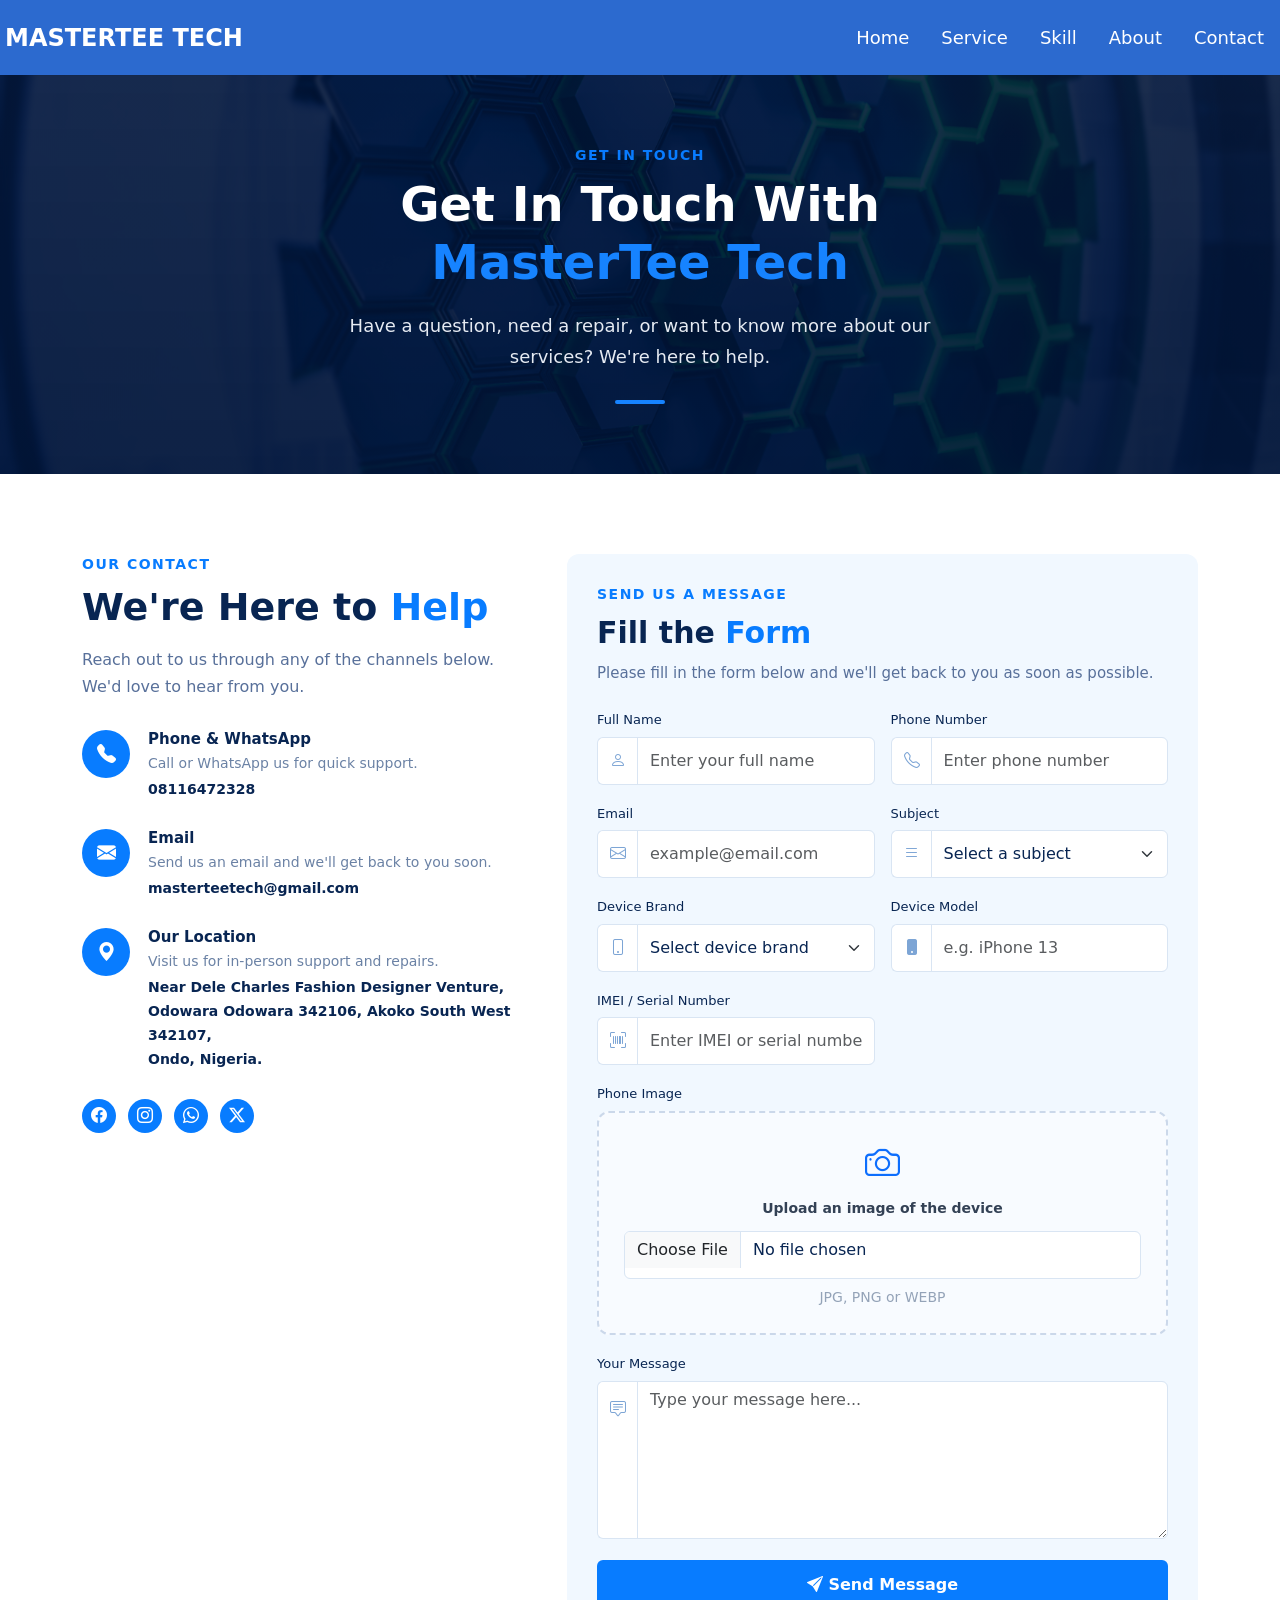
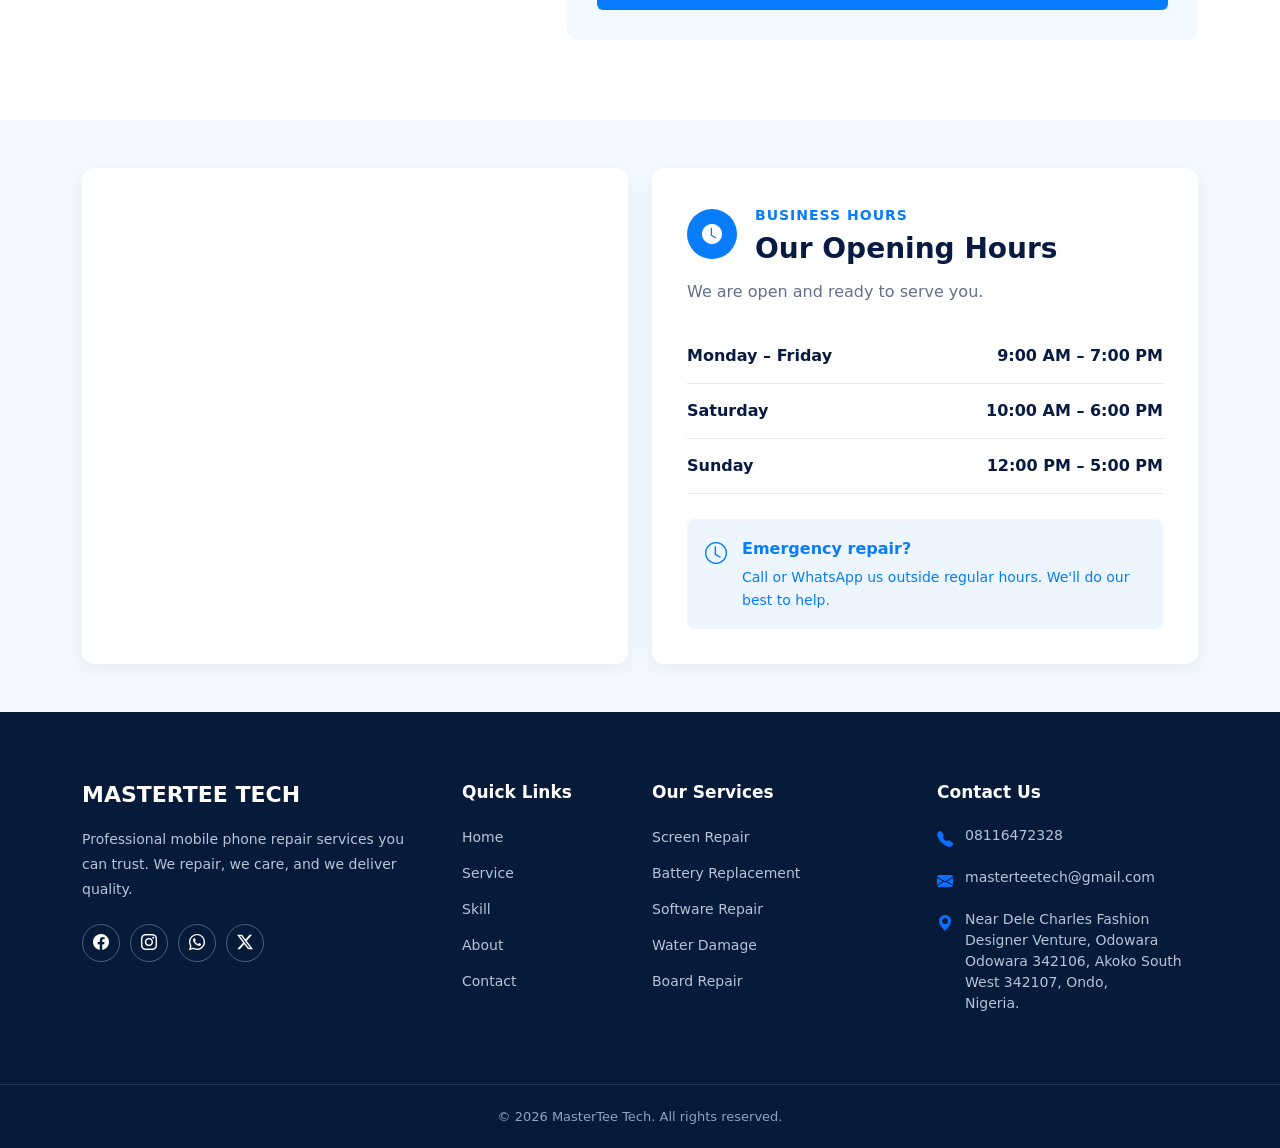
<file: pages/contact.html>
<!doctype html>
<html lang="en">
  <head>
    <meta charset="UTF-8" />
    <meta name="viewport" content="width=device-width, initial-scale=1.0" />
    <title>Contact Us | MasterTee Tech Communication</title>
    <link
      rel="stylesheet"
      href="	https://cdn.jsdelivr.net/npm/bootstrap@5.3.8/dist/css/bootstrap.min.css"
    />
    <link
      rel="stylesheet"
      href="https://cdn.jsdelivr.net/npm/bootstrap-icons@1.11.3/font/bootstrap-icons.min.css"
    />
    <link rel="stylesheet" href="../CSS/contact.css" />
  </head>
  <body>
    <div>
      <header
        class="d-flex flex-wrap justify-content-center py-3 mb-4 border-bottom heading-link"
      >
        <a
          href="/"
          class="d-flex align-items-center mb-3 mb-md-0 me-md-auto link-body-emphasis text-decoration-none logo"
        >
          <span class="fs-4 logo-name">MASTERTEE TECH</span>
        </a>
        <ul class="nav">
          <li class="nav-item">
            <a href="../index.html" class="nav-link" aria-current="page"
              >Home</a
            >
          </li>
          <li class="nav-item">
            <a href="service.html" class="nav-link">Service</a>
          </li>
          <li class="nav-item">
            <a href="skill.html" class="nav-link">Skill</a>
          </li>
          <li class="nav-item">
            <a href="about.html" class="nav-link">About</a>
          </li>
          <li class="nav-item">
            <a href="contact.html" class="nav-link">Contact</a>
          </li>
        </ul>
      </header>
    </div>

    <!-- Contact Hero -->
    <section class="contact-hero">
      <div class="container">
        <div class="row align-items-center">
          <div class="col-lg-8 mx-auto text-center">
            <p class="contact-label">GET IN TOUCH</p>

            <h1>
              Get In Touch With
              <span>MasterTee Tech</span>
            </h1>

            <p class="contact-hero-text">
              Have a question, need a repair, or want to know more about our
              services? We're here to help.
            </p>

            <div class="contact-line"></div>
          </div>
        </div>
      </div>
    </section>

    <!-- Contact Details & Message Section -->
    <section class="contact-main">
      <div class="container">
        <div class="row g-5 align-items-start">
          <!-- LEFT: CONTACT INFORMATION -->
          <div class="col-lg-5">
            <p class="contact-label">OUR CONTACT</p>

            <h2 class="contact-title">We're Here to <span>Help</span></h2>

            <p class="contact-description">
              Reach out to us through any of the channels below. We'd love to
              hear from you.
            </p>

            <!-- Phone -->
            <div class="contact-detail">
              <div class="detail-icon">
                <i class="bi bi-telephone-fill"></i>
              </div>

              <div>
                <h5>Phone & WhatsApp</h5>
                <p>Call or WhatsApp us for quick support.</p>

                <a href="tel:08116472328"> 08116472328 </a>
              </div>
            </div>

            <!-- Email -->
            <div class="contact-detail">
              <div class="detail-icon">
                <i class="bi bi-envelope-fill"></i>
              </div>

              <div>
                <h5>Email</h5>
                <p>Send us an email and we'll get back to you soon.</p>

                <a href="mailto:masterteetech@gmail.com">
                  masterteetech@gmail.com
                </a>
              </div>
            </div>

            <!-- Location -->
            <div class="contact-detail">
              <div class="detail-icon">
                <i class="bi bi-geo-alt-fill"></i>
              </div>

              <div>
                <h5>Our Location</h5>
                <p>Visit us for in-person support and repairs.</p>

                <strong>
                  Near Dele Charles Fashion Designer Venture, Odowara Odowara
                  342106, Akoko South West 342107, <br />
                  Ondo, Nigeria.
                </strong>
              </div>
            </div>

            <!-- Social Media -->
            <div class="contact-socials">
              <a href="#" aria-label="Facebook">
                <i class="bi bi-facebook"></i>
              </a>

              <a href="#" aria-label="Instagram">
                <i class="bi bi-instagram"></i>
              </a>

              <a href="https://wa.me/2348116472328" aria-label="WhatsApp">
                <i class="bi bi-whatsapp"></i>
              </a>

              <a href="#" aria-label="X">
                <i class="bi bi-twitter-x"></i>
              </a>
            </div>
          </div>

          <!-- RIGHT: MESSAGE FORM -->
          <div class="col-lg-7">
            <div class="message-box">
              <p class="contact-label">SEND US A MESSAGE</p>

              <h2 class="message-title">Fill the <span>Form</span></h2>

              <p class="message-description">
                Please fill in the form below and we'll get back to you as soon
                as possible.
              </p>

              <form
                action="../api/mastertee_contact.php"
                method="POST"
                enctype="multipart/form-data"
              >
                <!-- Name + Phone -->
                <div class="row g-3">
                  <div class="col-md-6">
                    <label class="form-label"> Full Name </label>

                    <div class="input-group">
                      <span class="input-group-text">
                        <i class="bi bi-person"></i>
                      </span>

                      <input
                        type="text"
                        class="form-control"
                        name="full_name"
                        placeholder="Enter your full name"
                        required
                      />
                    </div>
                  </div>

                  <div class="col-md-6">
                    <label class="form-label"> Phone Number </label>

                    <div class="input-group">
                      <span class="input-group-text">
                        <i class="bi bi-telephone"></i>
                      </span>

                      <input
                        type="tel"
                        name="phone_number"
                        class="form-control"
                        placeholder="Enter phone number"
                        required
                      />
                    </div>
                  </div>

                  <!-- Email -->
                  <div class="col-md-6">
                    <label class="form-label"> Email </label>

                    <div class="input-group">
                      <span class="input-group-text">
                        <i class="bi bi-envelope"></i>
                      </span>

                      <input
                        type="email"
                        name="email"
                        class="form-control"
                        placeholder="example@email.com"
                        required
                      />
                    </div>
                  </div>

                  <!-- Subject -->
                  <div class="col-md-6">
                    <label class="form-label"> Subject </label>

                    <div class="input-group">
                      <span class="input-group-text">
                        <i class="bi bi-list"></i>
                      </span>

                      <select class="form-select" name="subject" required>
                        <option value="" selected disabled>
                          Select a subject
                        </option>

                        <option>Phone Repair</option>
                        <option>Screen Replacement</option>
                        <option>Battery Replacement</option>
                        <option>Software Problem</option>
                        <option>General Enquiry</option>
                        <option>Other</option>
                      </select>
                    </div>
                  </div>
                  <!-- 4. Device Brand -->
                  <div class="col-md-6">
                    <label for="brand" class="form-label"> Device Brand </label>

                    <div class="input-group">
                      <span class="input-group-text">
                        <i class="bi bi-phone"></i>
                      </span>

                      <select
                        class="form-select"
                        id="brand"
                        name="device_brand"
                        required
                      >
                        <option value="" selected disabled>
                          Select device brand
                        </option>

                        <option value="Apple">Apple</option>
                        <option value="Samsung">Samsung</option>
                        <option value="Tecno">Tecno</option>
                        <option value="Infinix">Infinix</option>
                        <option value="Itel">Itel</option>
                        <option value="Xiaomi">Xiaomi</option>
                        <option value="Oppo">Oppo</option>
                        <option value="Vivo">Vivo</option>
                        <option value="Huawei">Huawei</option>
                        <option value="Nokia">Nokia</option>
                        <option value="Google">Google</option>
                        <option value="Other">Other</option>
                      </select>
                    </div>
                  </div>
                  <!-- 5. Device Model -->
                  <div class="col-md-6">
                    <label for="model" class="form-label"> Device Model </label>

                    <div class="input-group">
                      <span class="input-group-text">
                        <i class="bi bi-phone-fill"></i>
                      </span>

                      <input
                        type="text"
                        class="form-control"
                        id="model"
                        name="device_model"
                        placeholder="e.g. iPhone 13"
                        required
                      />
                    </div>
                  </div>

                  <!-- 6. IMEI / Serial Number -->
                  <div class="col-md-6">
                    <label for="imei" class="form-label">
                      IMEI / Serial Number
                    </label>

                    <div class="input-group">
                      <span class="input-group-text">
                        <i class="bi bi-upc-scan"></i>
                      </span>

                      <input
                        type="text"
                        class="form-control"
                        id="imei"
                        name="imei_serial"
                        placeholder="Enter IMEI or serial number"
                      />
                    </div>
                  </div>
                  <!-- 10. Phone Image -->
                  <div class="col-12">
                    <label for="phoneImage" class="form-label">
                      Phone Image
                    </label>

                    <div class="image-upload">
                      <i class="bi bi-camera"></i>

                      <p>Upload an image of the device</p>

                      <input
                        type="file"
                        class="form-control"
                        id="phoneImage"
                        name="phone_image"
                        accept="image/jpeg,image/png,image/webp"
                      />

                      <small> JPG, PNG or WEBP </small>
                    </div>
                  </div>

                  <!-- Message -->
                  <div class="col-12">
                    <label class="form-label"> Your Message </label>

                    <div class="input-group">
                      <span class="input-group-text align-items-start pt-3">
                        <i class="bi bi-chat-square-text"></i>
                      </span>

                      <textarea
                        class="form-control"
                        rows="6"
                        name="message"
                        placeholder="Type your message here..."
                        required
                      ></textarea>
                    </div>
                  </div>

                  <!-- Button -->
                  <div class="col-12">
                    <button type="submit" class="btn send-message-btn w-100">
                      <i class="bi bi-send-fill"></i>
                      Send Message
                    </button>
                  </div>
                </div>
              </form>
            </div>
          </div>
        </div>
      </div>
    </section>

    <!-- LOCATION & OPENING HOURS -->
    <section class="location-hours-section py-5">
      <div class="container">
        <div class="row g-4 align-items-stretch">
          <!-- LIVE LOCATION MAP -->
          <div class="col-lg-6">
            <div class="location-map h-100">
              <iframe
                src="https://www.google.com/maps/embed?pb=!1m18!1m12!1m3!1d3956.1566146013643!2d5.7550001!3d7.447918999999999!2m3!1f0!2f0!3f0!3m2!1i1024!2i768!4f13.1!3m3!1m2!1s0x104635105a1bd103%3A0xd86d01e8274448b5!2sMasterTee%20Tech%20Communication!5e0!3m2!1sen!2sng!4v1789500194794!5m2!1sen!2sng"
                width="100%"
                height="100%"
                style="border: 0"
                allowfullscreen=""
                loading="lazy"
                referrerpolicy="no-referrer-when-downgrade"
              >
              </iframe>
            </div>
          </div>

          <!-- OPENING HOURS -->
          <div class="col-lg-6">
            <div class="opening-hours h-100">
              <div class="hours-title">
                <div class="hours-icon">
                  <i class="bi bi-clock-fill"></i>
                </div>

                <div>
                  <span>BUSINESS HOURS</span>
                  <h2>Our Opening Hours</h2>
                </div>
              </div>

              <p class="hours-intro">We are open and ready to serve you.</p>

              <div class="hours-list">
                <div class="hours-row">
                  <strong>Monday – Friday</strong>
                  <span>9:00 AM – 7:00 PM</span>
                </div>

                <div class="hours-row">
                  <strong>Saturday</strong>
                  <span>10:00 AM – 6:00 PM</span>
                </div>

                <div class="hours-row">
                  <strong>Sunday</strong>
                  <span>12:00 PM – 5:00 PM</span>
                </div>
              </div>

              <!-- EMERGENCY MESSAGE -->
              <div class="emergency-box">
                <i class="bi bi-clock"></i>

                <div>
                  <strong>Emergency repair?</strong>
                  <p>
                    Call or WhatsApp us outside regular hours. We'll do our best
                    to help.
                  </p>
                </div>
              </div>
            </div>
          </div>
        </div>
      </div>
    </section>
    <!-- =========================
     FOOTER
========================= -->

    <footer class="site-footer">
      <div class="container">
        <div class="row g-4">
          <!-- Brand -->

          <div class="col-lg-4 col-md-6">
            <h3 class="footer-brand">MASTERTEE TECH</h3>

            <p>
              Professional mobile phone repair services you can trust. We
              repair, we care, and we deliver quality.
            </p>

            <div class="footer-social">
              <a
                href="https://www.facebook.com/share/19XnsAuBpu/?mibextid=wwXIfr"
                aria-label="Facebook"
              >
                <i class="bi bi-facebook"></i>
              </a>

              <a
                href="https://www.instagram.com/mastertee62?stkn=NncydHhlaGVleTVr&utm_source=qr"
                aria-label="Instagram"
              >
                <i class="bi bi-instagram"></i>
              </a>

              <a
                href="https://wa.me/2348116472328"
                target="_blank"
                rel="noopener noreferrer"
                aria-label="WhatsApp"
              >
                <i class="bi bi-whatsapp"></i>
              </a>

              <a href="https://x.com/mastertee_tech?s=11" aria-label="Twitter">
                <i class="bi bi-twitter-x"></i>
              </a>
            </div>
          </div>

          <!-- Quick Links -->

          <div class="col-lg-2 col-md-6">
            <h4>Quick Links</h4>

            <ul class="footer-links">
              <li>
                <a href="../index.html">Home</a>
              </li>

              <li>
                <a href="service.html">Service</a>
              </li>

              <li>
                <a href="skill.html">Skill</a>
              </li>

              <li>
                <a href="about.html">About</a>
              </li>

              <li>
                <a href="contact.html">Contact</a>
              </li>
            </ul>
          </div>

          <!-- Services -->

          <div class="col-lg-3 col-md-6">
            <h4>Our Services</h4>

            <ul class="footer-links">
              <li>
                <a href="#">Screen Repair</a>
              </li>

              <li>
                <a href="#">Battery Replacement</a>
              </li>

              <li>
                <a href="#">Software Repair</a>
              </li>

              <li>
                <a href="#">Water Damage</a>
              </li>

              <li>
                <a href="#">Board Repair</a>
              </li>
            </ul>
          </div>

          <!-- Contact -->

          <div class="col-lg-3 col-md-6">
            <h4>Contact Us</h4>

            <ul class="footer-contact">
              <li>
                <i class="bi bi-telephone-fill"></i>

                <span> 08116472328 </span>
              </li>

              <li>
                <i class="bi bi-envelope-fill"></i>

                <span> masterteetech@gmail.com </span>
              </li>

              <li>
                <i class="bi bi-geo-alt-fill"></i>

                <span>
                  Near Dele Charles Fashion Designer Venture, Odowara Odowara
                  342106, Akoko South West 342107, Ondo,<br />
                  Nigeria.
                </span>
              </li>
            </ul>
          </div>
        </div>
      </div>

      <!-- Copyright -->

      <div class="footer-bottom">
        <div class="container">
          <p>© 2026 MasterTee Tech. All rights reserved.</p>
        </div>
      </div>
    </footer>
  </body>
</html>
</file>
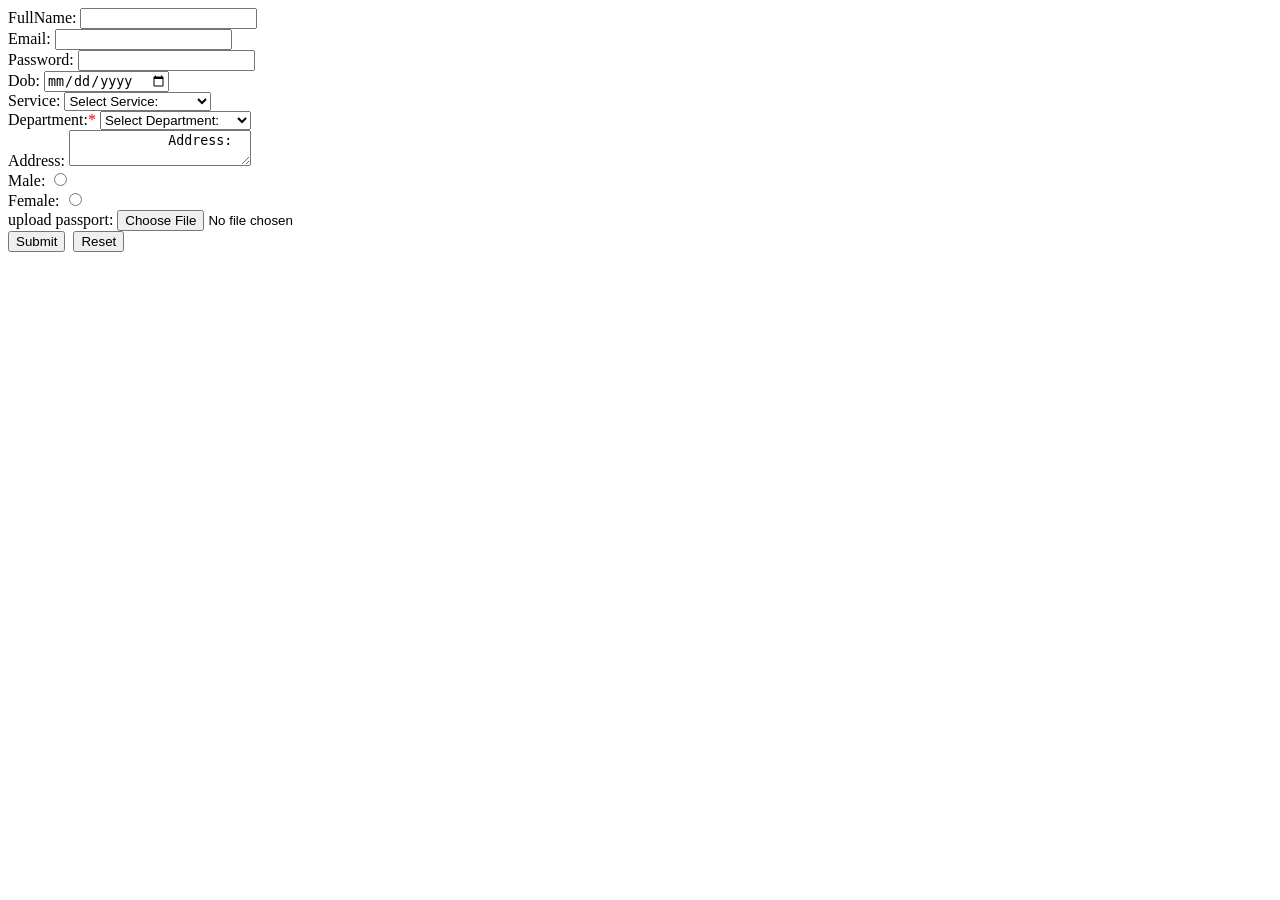
<file: pages/form.html>
<!DOCTYPE html>
<html lang="en">
<head>
    <meta charset="UTF-8">
    <meta name="viewport" content="width=device-width, initial-scale=1.0">
    <title>Form</title>
</head>
<body>
    <form action="required">
        <label for="text">FullName:</label>
        <input type="name" name="FullName" required>
        <br>
        <label for="email">Email:</label>
        <input type="email"  name="email" id="Email" required>
        <br>
         <label for="email">Password:</label>
        <input type="password"  name="password" id="Password" required>
        <br>
         <label for="email">Dob:</label>
        <input type="date"  name="Dob" id="Dob">
        <br>
        <label>Service:</label>
        <select name="" id="">
            <option value="">Select Service:</option>
            <option value="">Screen Replacement</option>
             <option value="">Motherboard Repair</option>
              <option value="">Downboard Repair</option>
               <option value="">Phone Flashing</option>

        </select>
        <br>
        <label for="text">Department:<font color="red">*</font></label>
        <select name="" id="">
            <option value="">Select Department:</option>
            <option value="">Mass Communication</option>
             <option value="">Law</option>
              <option value="">Performing Art</option>
               <option value="">Biology Education</option>
                <option value="">English Education</option>
                 <option value="">Computer Science</option>
                  <option value="">Agricultural Sciences</option>
        </select>
        <br>
        <label for="text">Address:</label>
        <textarea name="address" id="address">
            Address:

        </textarea>
        <br>
        <label for="text">Male:</label>
        <input type="radio" name="gendeer" id="Male">
        <br>
        <label for="text">Female:</label>
        <input type="radio" name="gender" id="Female">
        <br>
        <label for="text">upload passport:</label>
        <input type="file" name="passport">
        <br>
        <input type="submit" name="submit">&nbsp;
        <input type="reset" name="reset">
    </form>
</body>
</html>
</file>
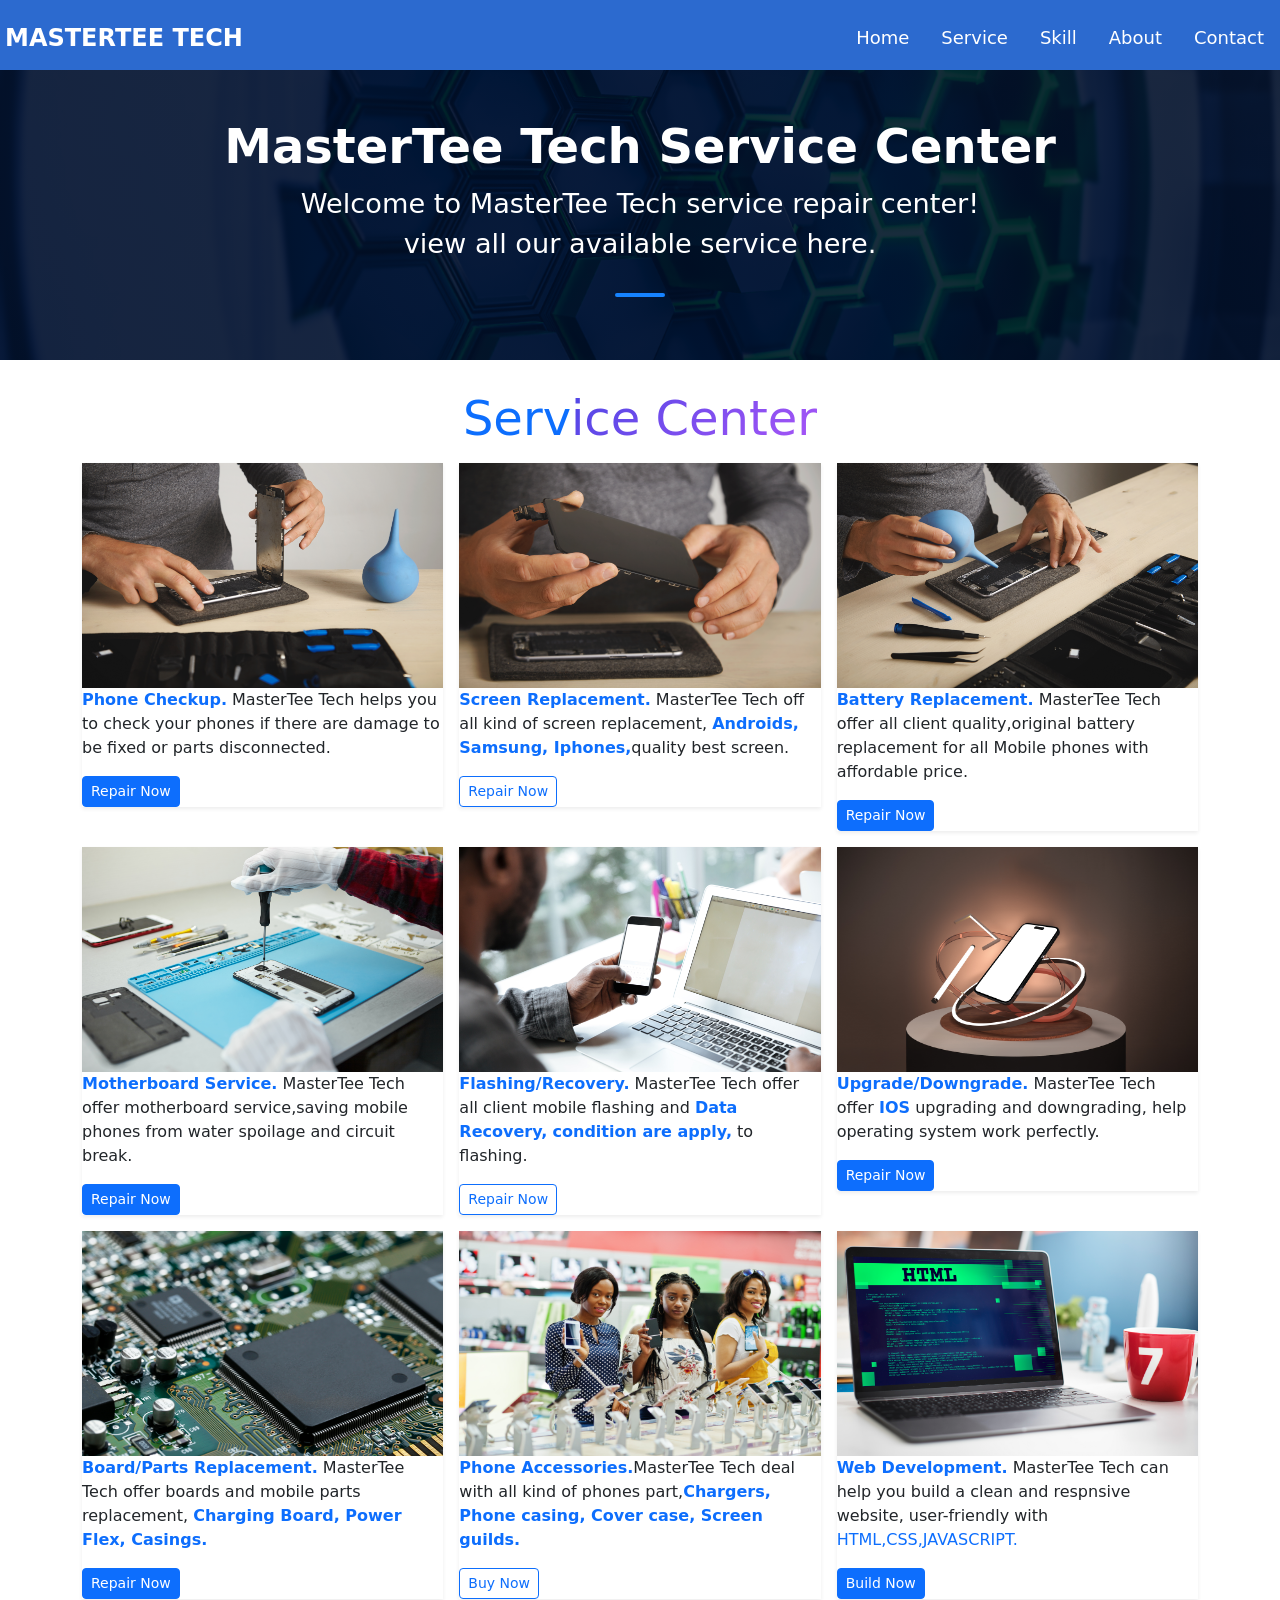
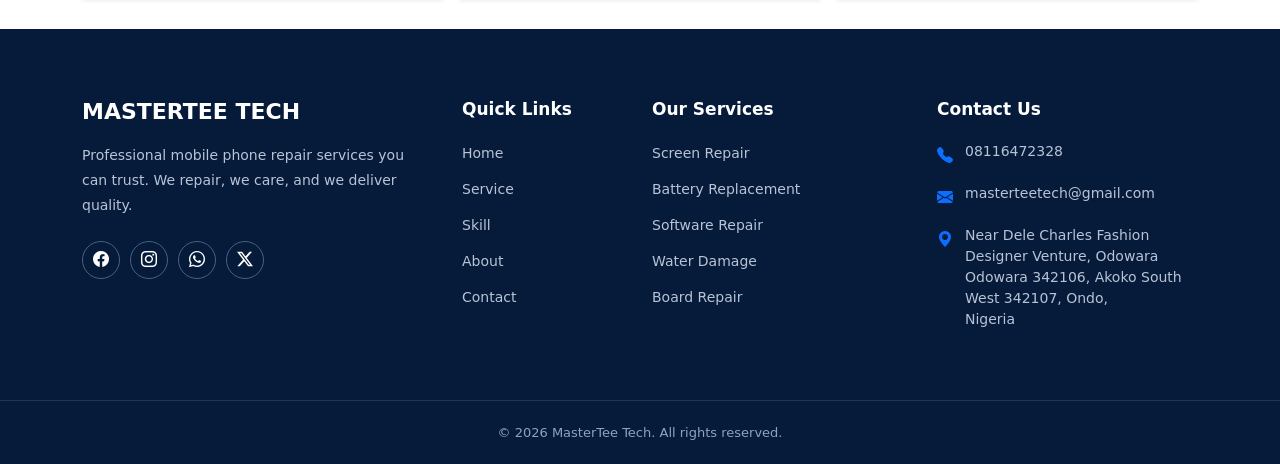
<file: pages/service.html>
<!doctype html>
<html lang="en">
  <head>
    <meta charset="UTF-8" />
    <meta name="viewport" content="width=device-width, initial-scale=1.0" />
    <title>Service</title>
    <link
      rel="stylesheet"
      href="	https://cdn.jsdelivr.net/npm/bootstrap@5.3.8/dist/css/bootstrap.min.css"
    />
    <link rel="stylesheet" href="https://cdn.jsdelivr.net/npm/bootstrap-icons@1.11.3/font/bootstrap-icons.min.css">
    <link rel="stylesheet" href="../CSS/service.css" />
    <link rel="stylesheet" href="../CSS/contact.css" />
  </head>
  <body>
    <script src="	https://cdn.jsdelivr.net/npm/bootstrap@5.3.8/dist/js/bootstrap.bundle.min.js"></script>

    <div>
      <header
        class="d-flex flex-wrap justify-content-center py-3 mb-4 border-bottom heading-link"
      >
        <a
          href="/"
          class="d-flex align-items-center mb-3 mb-md-0 me-md-auto link-body-emphasis text-decoration-none logo"
        >
          <span class="fs-4 logo-name">MASTERTEE TECH</span>
        </a>
        <ul class="nav">
          <li class="nav-item">
            <a href="../index.html" class="nav-link" aria-current="page">Home</a>
          </li>
          <li class="nav-item">
            <a href="service.html" class="nav-link">Service</a>
          </li>
          <li class="nav-item"><a href="skill.html" class="nav-link">Skill</a></li>
          <li class="nav-item"><a href="about.html" class="nav-link">About</a></li>
          <li class="nav-item"><a href="contact.html" class="nav-link">Contact</a></li>
        </ul>
      </header>
    </div>
    <div class="px-4 py-5 text-center service-header">
      <h2 class="display-5 ">
        <span>MasterTee Tech Service Center</span>
      </h2>
      <p class="mb-4 service-text">
        Welcome to MasterTee Tech service repair center!
        <br class="d-none d-md-block">
        view all our available
        service here.
      </p>

     <div class="contact-line"></div>
    </div>
    <div
      class="container d-flex justify-content-center align-items-center service-card"
    >
      <h1>
        <span class="service-color">Serv</span
        ><span class="service-gradient">ice Center</span>
      </h1>
    </div>
    <div class="container">
      <div class="row row-cols-1 row-cols-sm-2 row-cols-md-3 g-3">
        <div class="col">
          <div class="card-size shadow-sm">
            <img
              aria-label="Placeholder: Thumbnail"
              class="bd-placeholder-img card-img-top"
              height="225"
              preserveAspectRatio="xMidYMid slice"
              role="img"
              width="100%"
              src="../image/screen1.jpg"
            />

            <div class="card-body">
              <p class="card-text">
                <b class="text-primary">Phone Checkup.</b> MasterTee Tech helps
                you to check your phones if there are damage to be fixed or
                parts disconnected.
              </p>
              <div class="d-flex justify-content-between align-items-center">
                <div class="btn-group">
                  <button type="button" class="btn btn-sm btn-primary" onclick="window.location.href=`contact.html`">
                    Repair Now
                  </button>
                </div>
              </div>
            </div>
          </div>
        </div>
        <div class="col">
          <div class="card-size shadow-sm">
            <img
              aria-label="Placeholder: Thumbnail"
              class="bd-placeholder-img card-img-top"
              height="225"
              preserveAspectRatio="xMidYMid slice"
              role="img"
              width="100%"
              src="../image/screen2.jpg"
            />

            <div class="card-body">
              <p class="card-text">
                <b class="text-primary">Screen Replacement.</b> MasterTee Tech
                off all kind of screen replacement,
                <b class="text-primary">Androids, Samsung, Iphones,</b>quality
                best screen.
              </p>
              <div class="d-flex justify-content-between align-items-center">
                <div class="btn-group">
                  <button type="button" class="btn btn-sm btn-outline-primary" onclick="window.location.href=`contact.html`">
                    Repair Now
                  </button>
                </div>
              </div>
            </div>
          </div>
        </div>
        <div class="col">
          <div class="card-size shadow-sm">
            <img
              aria-label="Placeholder: Thumbnail"
              class="bd-placeholder-img card-img-top"
              height="225"
              preserveAspectRatio="xMidYMid slice"
              role="img"
              width="100%"
              src="../image/screen3.jpg"
            />

            <div class="card-body">
              <p class="card-text">
                <b class="text-primary">Battery Replacement.</b> MasterTee Tech
                offer all client quality,original battery replacement for all
                Mobile phones with affordable price.
              </p>
              <div class="d-flex justify-content-between align-items-center">
                <div class="btn-group">
                  <button type="button" class="btn btn-sm btn-primary" onclick="window.location.href=`contact.html`">
                    Repair Now
                  </button>
                </div>
              </div>
            </div>
          </div>
        </div>
        <div class="col">
          <div class="card-size shadow-sm">
            <img
              aria-label="Placeholder: Thumbnail"
              class="bd-placeholder-img card-img-top"
              height="225"
              preserveAspectRatio="xMidYMid slice"
              role="img"
              width="100%"
              src="../image/screen4.jpg"
            />

            <div class="card-body">
              <p class="card-text">
                <b class="text-primary">Motherboard Service.</b> MasterTee Tech
                offer motherboard service,saving mobile phones from water
                spoilage and circuit break.
              </p>
              <div class="d-flex justify-content-between align-items-center">
                <div class="btn-group">
                  <button type="button" class="btn btn-sm btn-primary" onclick="window.location.href=`contact.html`">
                    Repair Now
                  </button>
                </div>
              </div>
            </div>
          </div>
        </div>
        <div class="col">
          <div class="card-size shadow-sm">
            <img
              aria-label="Placeholder: Thumbnail"
              class="bd-placeholder-img card-img-top"
              height="225"
              preserveAspectRatio="xMidYMid slice"
              role="img"
              width="100%"
              src="../image/flashing.jpg"
            />

            <div class="card-body">
              <p class="card-text">
                <b class="text-primary">Flashing/Recovery.</b> MasterTee Tech
                offer all client mobile flashing and
                <b class="text-primary">Data Recovery,</b>
                <strong class="text-primary">condition are apply,</strong> to
                flashing.
              </p>
              <div class="d-flex justify-content-between align-items-center">
                <div class="btn-group">
                  <button type="button" class="btn btn-sm btn-outline-primary" onclick="window.location.href=`contact.html`">
                    Repair Now
                  </button>
                </div>
              </div>
            </div>
          </div>
        </div>
        <div class="col">
          <div class="card-size shadow-sm">
            <img
              aria-label="Placeholder: Thumbnail"
              class="bd-placeholder-img card-img-top"
              height="225"
              preserveAspectRatio="xMidYMid slice"
              role="img"
              width="100%"
              src="../image/upgading.jpg"
            />

            <div class="card-body">
              <p class="card-text">
                <b class="text-primary">Upgrade/Downgrade.</b> MasterTee Tech
                offer <b class="text-primary">IOS</b> upgrading and downgrading,
                help operating system work perfectly.
              </p>
              <div class="d-flex justify-content-between align-items-center">
                <div class="btn-group">
                  <button type="button" class="btn btn-sm btn-primary" onclick="window.location.href=`contact.html`">
                    Repair Now
                  </button>
                </div>
              </div>
            </div>
          </div>
        </div>
        <div class="col">
          <div class="card-size shadow-sm">
            <img
              aria-label="Placeholder: Thumbnail"
              class="bd-placeholder-img card-img-top"
              height="225"
              preserveAspectRatio="xMidYMid slice"
              role="img"
              width="100%"
              src="../image/boards.jpg"
            />

            <div class="card-body">
              <p class="card-text">
                <b class="text-primary">Board/Parts Replacement.</b> MasterTee
                Tech offer boards and mobile parts replacement,
                <b class="text-primary">Charging Board, Power Flex, Casings.</b>
              </p>
              <div class="d-flex justify-content-between align-items-center">
                <div class="btn-group">
                  <button type="button" class="btn btn-sm btn-primary" onclick="window.location.href=`contact.html`">
                    Repair Now
                  </button>
                </div>
              </div>
            </div>
          </div>
        </div>
        <div class="col">
          <div class="card-size shadow-sm">
            <img
              aria-label="Placeholder: Thumbnail"
              class="bd-placeholder-img card-img-top"
              height="225"
              preserveAspectRatio="xMidYMid slice"
              role="img"
              width="100%"
              src="../image/accessories-shop.jpg"
            />

            <div class="card-body">
              <p class="card-text">
                <b class="text-primary">Phone Accessories.</b>MasterTee Tech
                deal with all kind of phones part,<b class="text-primary"
                  >Chargers, Phone casing, Cover case, Screen guilds.</b
                >
              </p>
              <div class="d-flex justify-content-between align-items-center">
                <div class="btn-group">
                  <button type="button" class="btn btn-sm btn-outline-primary" onclick="window.location.href=`contact.html`">
                    Buy Now
                  </button>
                </div>
              </div>
            </div>
          </div>
        </div>
        <div class="col">
          <div class="card-size shadow-sm">
            <img
              aria-label="Placeholder: Thumbnail"
              class="bd-placeholder-img card-img-top"
              height="225"
              preserveAspectRatio="xMidYMid slice"
              role="img"
              width="100%"
              src="../image/webdev.jpg"
            />

            <div class="card-body">
              <p class="card-text">
                <b class="text-primary">Web Development.</b> MasterTee Tech can
                help you build a clean and respnsive website, user-friendly with
                <span class="text-primary">HTML,CSS,JAVASCRIPT.</span>
              </p>
              <div class="d-flex justify-content-between align-items-center">
                <div class="btn-group">
                  <button type="button" class="btn btn-sm btn-primary" onclick="window.location.href=`contact.html`">
                    Build Now
                  </button>
                </div>
              </div>
            </div>
          </div>
        </div>
      </div>
    </div>
    
  

   <!-- =========================
     FOOTER
========================= -->

<footer class="site-footer">

    <div class="container">

        <div class="row g-4">

            <!-- Brand -->

            <div class="col-lg-4 col-md-6">

                <h3 class="footer-brand">
                    MASTERTEE TECH
                </h3>

                <p>
                    Professional mobile phone repair services
                    you can trust. We repair, we care, and we
                    deliver quality.
                </p>

                <div class="footer-social">

                  <a href="https://www.facebook.com/share/19XnsAuBpu/?mibextid=wwXIfr" aria-label="Facebook">
                        <i class="bi bi-facebook"></i>
                    </a>

                    <a href="https://www.instagram.com/mastertee62?stkn=NncydHhlaGVleTVr&utm_source=qr" aria-label="Instagram">
                        <i class="bi bi-instagram"></i>
                    </a>

                    <a href="c:\Users\Admin\AppData\Local\Packages\5319275A.WhatsAppDesktop_cv1g1gvanyjgm\LocalState\sessions\D538CEB8273D42B4DCB58638B0AD0FB916D0EF9C\transfers\2026-38\WhatsApp Image 2026-09-21 at 11.34.17 PM.jpeg">
                        <i class="bi bi-whatsapp"></i>
                    </a>

                    <a href="https://x.com/mastertee_tech?s=11" aria-label="Twitter">
                        <i class="bi bi-twitter-x"></i>
                    </a>

                </div>

            </div>


            <!-- Quick Links -->

            <div class="col-lg-2 col-md-6">

                <h4>Quick Links</h4>

                <ul class="footer-links">

                    <li>
                        <a href="../index.html">Home</a>
                    </li>

                    <li>
                        <a href="service.html">Service</a>
                    </li>

                    <li>
                        <a href="skill.html">Skill</a>
                    </li>

                    <li>
                        <a href="about.html">About</a>
                    </li>

                    <li>
                        <a href="contact.html">Contact</a>
                    </li>

                </ul>

            </div>


            <!-- Services -->

            <div class="col-lg-3 col-md-6">

                <h4>Our Services</h4>

                <ul class="footer-links">

                    <li>
                        <a href="contact.html">Screen Repair</a>
                    </li>

                    <li>
                        <a href="contact.html">Battery Replacement</a>
                    </li>

                    <li>
                        <a href="contact.html">Software Repair</a>
                    </li>

                    <li>
                        <a href="contact.html">Water Damage</a>
                    </li>

                    <li>
                        <a href="contact.html">Board Repair</a>
                    </li>

                </ul>

            </div>


            <!-- Contact -->

            <div class="col-lg-3 col-md-6">

                <h4>Contact Us</h4>

                <ul class="footer-contact">

                    <li>

                        <i class="bi bi-telephone-fill"></i>

                        <span>
                            08116472328
                        </span>

                    </li>


                    <li>

                        <i class="bi bi-envelope-fill"></i>

                        <span>
                            masterteetech@gmail.com
                        </span>

                    </li>


                    <li>

                        <i class="bi bi-geo-alt-fill"></i>

                        <span>
                            Near Dele Charles Fashion Designer Venture, Odowara Odowara 342106, Akoko South West 342107, Ondo,<br>
                            Nigeria
                        </span>

                    </li>

                </ul>

              

            </div>

        </div>

    </div>


    <!-- Copyright -->

    <div class="footer-bottom">

        <div class="container">

            <p>
                © 2026 MasterTee Tech.
                All rights reserved.
            </p>

        </div>

    </div>

</footer>
  </body>
</html>
</file>
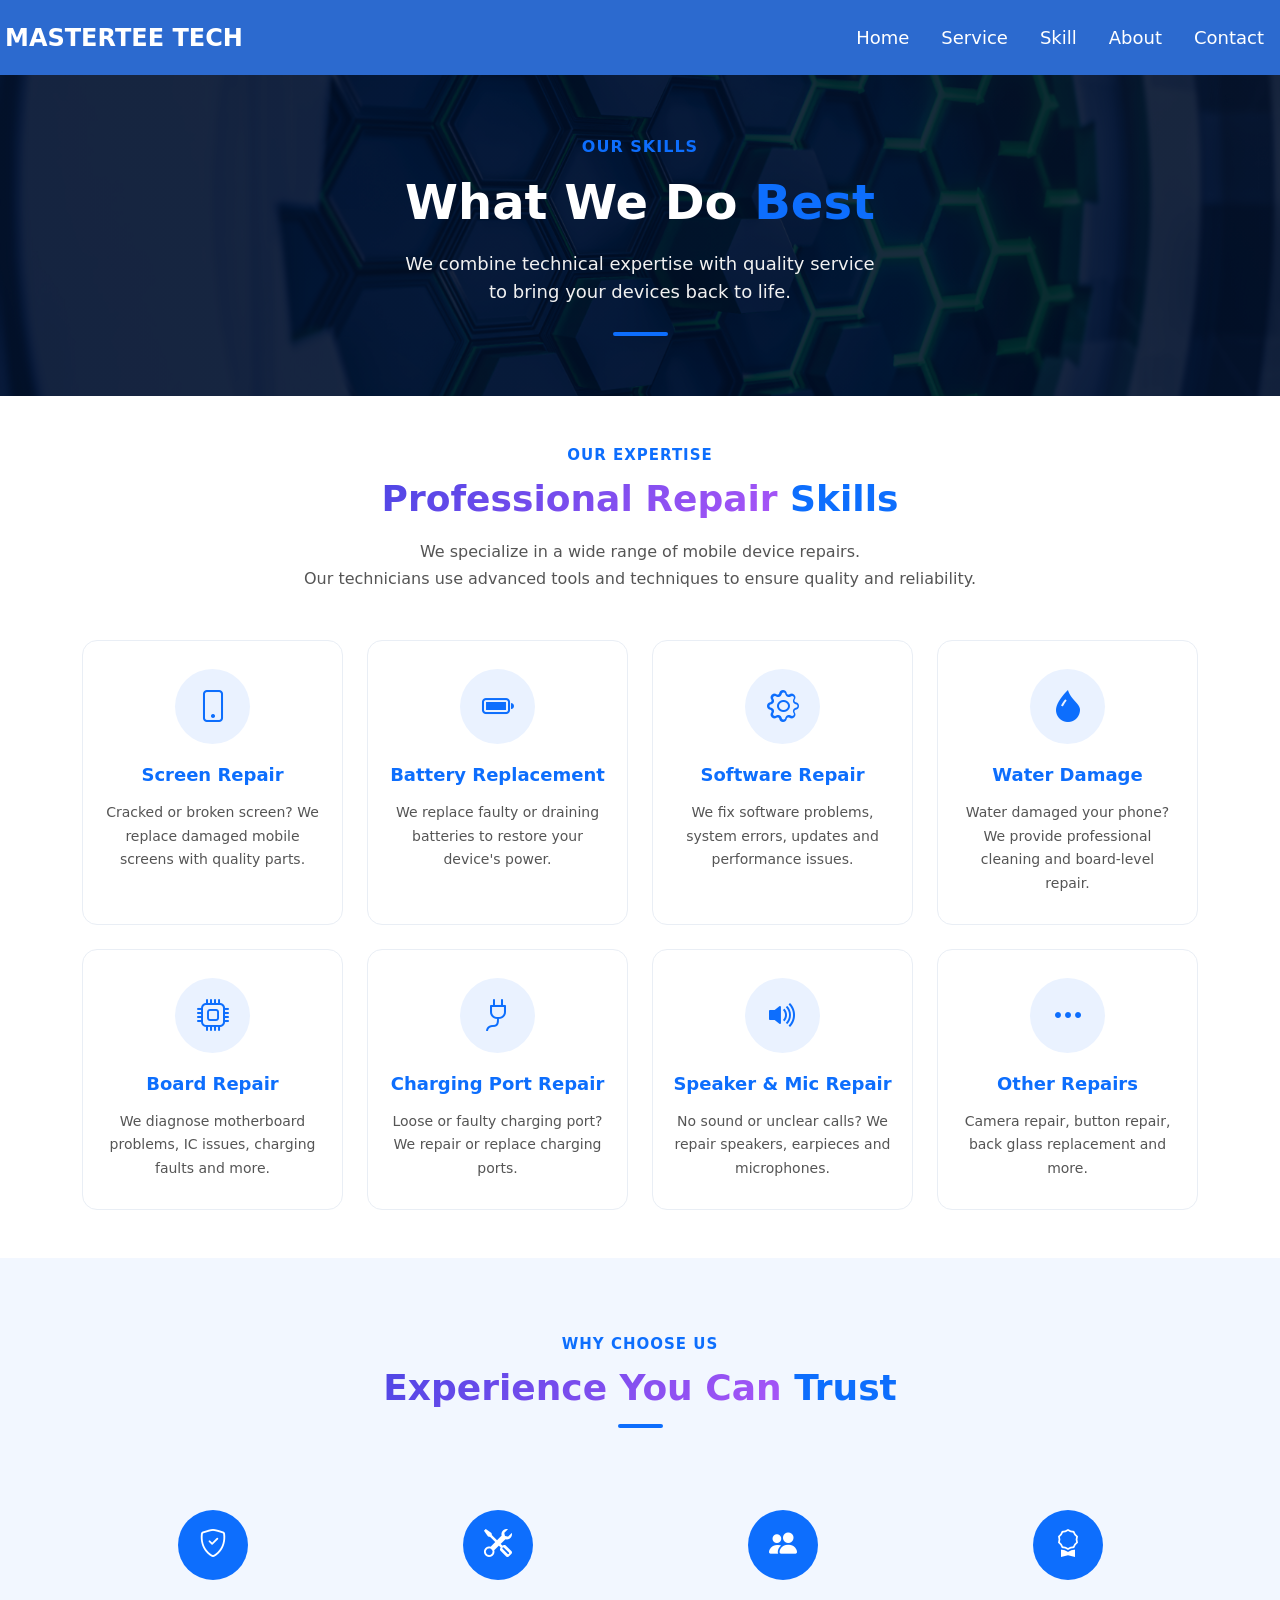
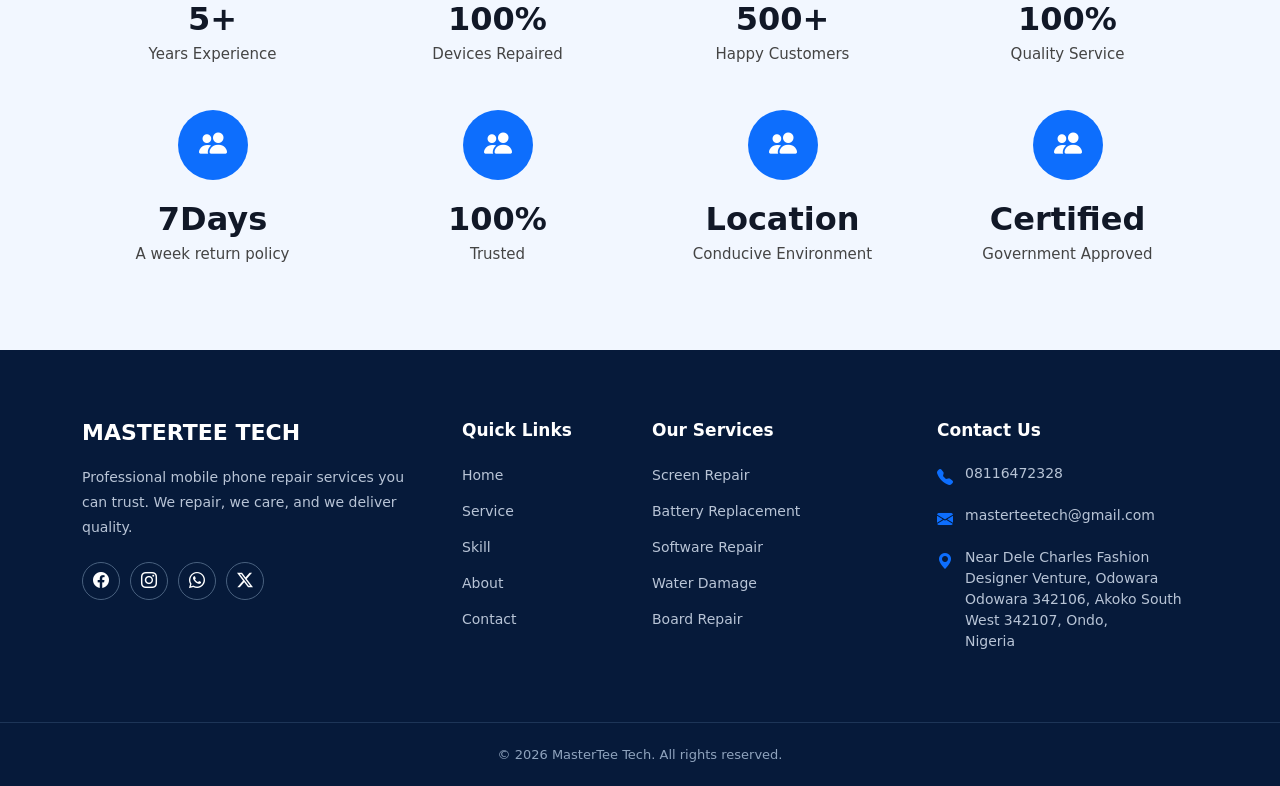
<file: pages/skill.html>
<!DOCTYPE html>
<html lang="en">
<head>
    <meta charset="UTF-8">
    <meta name="viewport" content="width=device-width, initial-scale=1.0">
    <title>skill</title>
     <link
      rel="stylesheet"
      href="	https://cdn.jsdelivr.net/npm/bootstrap@5.3.8/dist/css/bootstrap.min.css"
    />
    <link rel="stylesheet" href="https://cdn.jsdelivr.net/npm/bootstrap-icons@1.11.3/font/bootstrap-icons.min.css">
    <link rel="stylesheet" href="../CSS/skill.css" />
</head>
<body>
    <div>
      <header
        class="d-flex flex-wrap justify-content-center py-3 mb-4 border-bottom heading-link"
      >
        <a
          href="/"
          class="d-flex align-items-center mb-3 mb-md-0 me-md-auto link-body-emphasis text-decoration-none logo"
        >
          <span class="fs-4 logo-name">MASTERTEE TECH</span>
        </a>
        <ul class="nav">
          <li class="nav-item">
            <a href="../index.html" class="nav-link" aria-current="page">Home</a>
          </li>
          <li class="nav-item">
            <a href="service.html" class="nav-link">Service</a>
          </li>
          <li class="nav-item"><a href="skill.html" class="nav-link">Skill</a></li>
          <li class="nav-item"><a href="about.html" class="nav-link">About</a></li>
          <li class="nav-item"><a href="contact.html" class="nav-link">Contact</a></li>
        </ul>
      </header>
    </div>
    <!-- ================= SKILLS HERO ================= -->
<div class="skills-hero">
    <div class="container text-center">

        <p class="skills-label">OUR SKILLS</p>

        <h1>
            What We Do <span>Best</span>
        </h1>

        <p class="skills-intro">
            We combine technical expertise with quality service
            <br class="d-none d-md-block">
            to bring your devices back to life.
        </p>

        <div class="hero-line"></div>

    </div>
</div>
<!-- =============== END SKILLS HERO =============== -->

<!-- =========================
     REPAIR SKILLS
========================= -->

<section class="repair-skills py-5">

    <div class="container">

        <!-- Section Heading -->
        <div class="text-center skills-heading">

            <p class="section-label">
                OUR EXPERTISE
            </p>

            <h2>
                <span class="profession-heading">Professional Repair</span> <span>Skills</span>
            </h2>

            <p>
                We specialize in a wide range of mobile device repairs.
                <br class="d-none d-md-block">
                Our technicians use advanced tools and techniques
                to ensure quality and reliability.
            </p>

        </div>


        <!-- Repair Cards -->
        <div class="row g-4 mt-4">

            <!-- Screen Repair -->
            <div class="col-12 col-sm-6 col-lg-3">

                <div class="repair-card">

                    <div class="repair-icon">
                        <i class="bi bi-phone"></i>
                    </div>

                    <h3 class="repair-heading">Screen Repair</h3>

                    <p>
                        Cracked or broken screen?
                        We replace damaged mobile screens
                        with quality parts.
                    </p>

                </div>

            </div>


            <!-- Battery -->
            <div class="col-12 col-sm-6 col-lg-3">

                <div class="repair-card">

                    <div class="repair-icon">
                        <i class="bi-battery-full"></i>
                    </div>

                    <h3 class="repair-heading">Battery Replacement</h3>

                    <p>
                        We replace faulty or draining batteries
                        to restore your device's power.
                    </p>

                </div>

            </div>


            <!-- Software -->
            <div class="col-12 col-sm-6 col-lg-3">

                <div class="repair-card">

                    <div class="repair-icon">
                         <i class="bi-gear"></i>
                    </div>

                    <h3 class="repair-heading">Software Repair</h3>

                    <p>
                        We fix software problems, system errors,
                        updates and performance issues.
                    </p>

                </div>

            </div>


            <!-- Water Damage -->
            <div class="col-12 col-sm-6 col-lg-3">

                <div class="repair-card">

                    <div class="repair-icon">
                         <i class="bi-droplet-fill"></i>
                    </div>

                    <h3 class="repair-heading">Water Damage</h3>

                    <p>
                        Water damaged your phone?
                        We provide professional cleaning
                        and board-level repair.
                    </p>

                </div>

            </div>


            <!-- Board Repair -->
            <div class="col-12 col-sm-6 col-lg-3">

                <div class="repair-card">

                    <div class="repair-icon">
                         <i class="bi-cpu"></i>
                    </div>

                    <h3 class="repair-heading">Board Repair</h3>

                    <p>
                        We diagnose motherboard problems,
                        IC issues, charging faults and more.
                    </p>

                </div>

            </div>


            <!-- Charging Port -->
            <div class="col-12 col-sm-6 col-lg-3">

                <div class="repair-card">

                    <div class="repair-icon">
                         <i class="bi-plug"></i>
                    </div>

                    <h3 class="repair-heading">Charging Port Repair</h3>

                    <p>
                        Loose or faulty charging port?
                        We repair or replace charging ports.
                    </p>

                </div>

            </div>


            <!-- Speaker -->
            <div class="col-12 col-sm-6 col-lg-3">

                <div class="repair-card">

                    <div class="repair-icon">
                         <i class="bi-volume-up-fill"></i>
                    </div>

                    <h3 class="repair-heading">Speaker & Mic Repair</h3>

                    <p>
                        No sound or unclear calls?
                        We repair speakers, earpieces
                        and microphones.
                    </p>

                </div>

            </div>


            <!-- Other Repairs -->
            <div class="col-12 col-sm-6 col-lg-3">

                <div class="repair-card">

                    <div class="repair-icon">
                         <i class="bi-three-dots"></i>
                    </div>

                    <h3 class="repair-heading">Other Repairs</h3>

                    <p>
                        Camera repair, button repair,
                        back glass replacement and more.
                    </p>

                </div>

            </div>

        </div>

    </div>

</section>

<!--  WHY CHOOSE US -->
<section class="trust-section">
    <div class="container">
        <!-- Heading -->
        <div class="text-center trust-heading">
            <p class="section-label">
                WHY CHOOSE US
            </p>
            <h2>
                <span class="experience-heading">Experience You Can</span> <span>Trust</span>
            </h2>
            <div class="trust-line"></div>

        </div>


        <!-- Trust Items -->
        <div class="row text-center mt-5 g-4">

            <!-- Experience -->
            <div class="col-6 col-lg-3">

                <div class="trust-item">

                    <div class="trust-icon">
                        <i class="bi bi-shield-check"></i>
                    </div>

                    <h3>5+</h3>

                    <p>Years Experience</p>

                </div>

            </div>


            <!-- Devices -->
            <div class="col-6 col-lg-3">

                <div class="trust-item">

                    <div class="trust-icon">
                        <i class="bi bi-tools"></i>
                    </div>

                    <h3>100%</h3>

                    <p>Devices Repaired</p>

                </div>

            </div>


            <!-- Customers -->
            <div class="col-6 col-lg-3">

                <div class="trust-item">

                    <div class="trust-icon">
                        <i class="bi bi-people-fill"></i>
                    </div>

                    <h3>500+</h3>

                    <p>Happy Customers</p>

                </div>

            </div>


            <!-- Quality -->
            <div class="col-6 col-lg-3">

                <div class="trust-item">

                    <div class="trust-icon">
                        <i class="bi bi-award"></i>
                    </div>

                    <h3>100%</h3>

                    <p>Quality Service</p>

                </div>

            </div>
            <!-- guarantee -->
            <div class="col-6 col-lg-3">

                <div class="trust-item">

                    <div class="trust-icon">
                        <i class="bi bi-people-fill"></i>
                    </div>

                    <h3>7Days</h3>

                    <p>A week return policy</p>

                </div>

            </div>
            <!-- reliable -->
            <div class="col-6 col-lg-3">

                <div class="trust-item">

                    <div class="trust-icon">
                        <i class="bi bi-people-fill"></i>
                    </div>

                    <h3>100%</h3>

                    <p>Trusted</p>

                </div>

            </div>
            <!-- environment -->
            <div class="col-6 col-lg-3">

                <div class="trust-item">

                    <div class="trust-icon">
                        <i class="bi bi-people-fill"></i>
                    </div>

                    <h3>Location</h3>

                    <p>Conducive Environment</p>

                </div>

            </div>
            <!-- Government approved -->
            <div class="col-6 col-lg-3">

                <div class="trust-item">

                    <div class="trust-icon">
                        <i class="bi bi-people-fill"></i>
                    </div>

                    <h3>Certified</h3>

                    <p>Government Approved</p>

                </div>

            </div>

        </div>

    </div>

</section>
<!-- =========================
     FOOTER
========================= -->

<footer class="site-footer">

    <div class="container">

        <div class="row g-4">

            <!-- Brand -->

            <div class="col-lg-4 col-md-6">

                <h3 class="footer-brand">
                    MASTERTEE TECH
                </h3>

                <p>
                    Professional mobile phone repair services
                    you can trust. We repair, we care, and we
                    deliver quality.
                </p>

                <div class="footer-social">

                    <a href="https://www.facebook.com/share/19XnsAuBpu/?mibextid=wwXIfr" aria-label="Facebook">
                        <i class="bi bi-facebook"></i>
                    </a>

                    <a href="https://www.instagram.com/mastertee62?stkn=NncydHhlaGVleTVr&utm_source=qr" aria-label="Instagram">
                        <i class="bi bi-instagram"></i>
                    </a>

                    <a href="c:\Users\Admin\AppData\Local\Packages\5319275A.WhatsAppDesktop_cv1g1gvanyjgm\LocalState\sessions\D538CEB8273D42B4DCB58638B0AD0FB916D0EF9C\transfers\2026-38\WhatsApp Image 2026-09-21 at 11.34.17 PM.jpeg">
                        <i class="bi bi-whatsapp"></i>
                    </a>

                    <a href="https://x.com/mastertee_tech?s=11" aria-label="Twitter">
                        <i class="bi bi-twitter-x"></i>
                    </a>

                </div>

            </div>


            <!-- Quick Links -->

            <div class="col-lg-2 col-md-6">

                <h4>Quick Links</h4>

                <ul class="footer-links">

                    <li>
                        <a href="../index.html">Home</a>
                    </li>

                    <li>
                        <a href="service.html">Service</a>
                    </li>

                    <li>
                        <a href="skill.html">Skill</a>
                    </li>

                    <li>
                        <a href="about.html">About</a>
                    </li>

                    <li>
                        <a href="contact.html">Contact</a>
                    </li>

                </ul>

            </div>


            <!-- Services -->

            <div class="col-lg-3 col-md-6">

                <h4>Our Services</h4>

                <ul class="footer-links">

                    <li>
                        <a href="contact.html">Screen Repair</a>
                    </li>

                    <li>
                        <a href="contact.html">Battery Replacement</a>
                    </li>

                    <li>
                        <a href="contact.html">Software Repair</a>
                    </li>

                    <li>
                        <a href="contact.html">Water Damage</a>
                    </li>

                    <li>
                        <a href="contact.html">Board Repair</a>
                    </li>

                </ul>

            </div>


            <!-- Contact -->

            <div class="col-lg-3 col-md-6">

                <h4>Contact Us</h4>

                <ul class="footer-contact">

                    <li>

                        <i class="bi bi-telephone-fill"></i>

                        <span>
                            08116472328
                        </span>

                    </li>


                    <li>

                        <i class="bi bi-envelope-fill"></i>

                        <span>
                            masterteetech@gmail.com
                        </span>

                    </li>


                    <li>

                        <i class="bi bi-geo-alt-fill"></i>

                        <span>
                            Near Dele Charles Fashion Designer Venture, Odowara Odowara 342106, Akoko South West 342107, Ondo,<br>
                            Nigeria
                        </span>

                    </li>

                </ul>

             

            </div>

        </div>

    </div>


    <!-- Copyright -->

    <div class="footer-bottom">

        <div class="container">

            <p>
                © 2026 MasterTee Tech.
                All rights reserved.
            </p>

        </div>

    </div>

</footer>
</body>
</html>
</file>
<file: CSS/Basic.css>
.heading-link {
  background: rgb(44, 106, 207);
}
.heading-link .logo-name {
  padding-left: 5px;
}
@media (max-width: 768px) {
  .nav-item .nav-link {
    font-size: 14px;
  }
}
.logo-name {
  color: #fff;
  font-weight: bold;
}
.nav .nav-link:hover {
  background: linear-gradient(135deg, #4f46e5, #a855f7);
  color: white;
  border-radius: 12px;
  cursor: pointer;
  transform: scale(1.05);
  transition: 0.3s;
}
.nav-link {
  color: #fff;
  font-size: 18px;
  overflow: visible;
  transition: 0.3s ease;
}
.hero-section span {
  background: linear-gradient(135deg, #4f46e5, #a855f7);
  color: transparent;
  background-clip: text;
}
.hero-text {
  font-size: 20px;
  font-weight: 400;
  color: #fff;
}
@media (max-width: 768px) {
  .hero-texting .hero-text {
    font-size: 16px;
  }
}
.hero-header {
  background-image:
     linear-gradient(rgba(0, 15, 40, 0.88),
                        rgba(0, 15, 40, 0.88)),
    url(../image/service-bg.jpg);
  background-size: cover;
  background-position: center;
  margin-bottom: 80px;
  margin-top: -30px;
}

.hero-text span {
  background: linear-gradient(135deg, #4f46e5, #a855f7);
  color: transparent;
  background-clip: text;
  font-size: 30px;
  font-weight: 700;
}
.btn {
  font-weight: bold;
}
@media (max-width: 768px) {
  .hero-btn .btn {
    font-size: 16px;
    width: 150px;
  }
}
.hero-pic img {
  width: 500px;
  height: 450px;
  border: 2px solid black;
  border-radius: 20px;
}
.hero-image {
  overflow: visible;
}
.hero-image img:hover {
  transform: scale(1.05);
  transition: 0.3;
}
.caption {
  font-weight: 500;
  color: #0d6efd;
  transition: all 0.3s ease;
  font-size: 22px;
}
.caption .caption-gradient {
  background: linear-gradient(135deg, #4f46e5, #a855f7);
  color: transparent;
  background-clip: text;
}
.caption:hover {
  transform: translateY(-5px);
  font-weight: 600;
}
.job span {
  animation: fadeInout 3s ease-in-out infinite;
  background: linear-gradient(135deg, #4f46e5, #a855f7);
  color: transparent;
  background-clip: text;
}
@keyframes fadeInout {
  0%,
  100% {
    opacity: 0;
  }
  50% {
    opacity: 1;
  }
}

.feature-section img {
  width: 800px;
  height: 450px;
  margin-bottom: 25px;
}
.feature h3 span {
  color: #0d6efd;
}
.feature h3 {
  font-size: 2.5rem;
  font-weight: 600;
}
.feature p span {
  color: #0d6efd;
  font-weight: 600;
  font-size: 25px;
}
.feature p {
  font-size: 1.5rem;
}
.feature .btn {
  font-size: 25px;
}
.feature-section h3 .frank {
  background: linear-gradient(135deg, #4f46e5, #a855f7);
  color: transparent;
  background-clip: text;
}
.feature-section p span {
  background: linear-gradient(135deg, #4f46e5, #a855f7);
  color: transparent;
  background-clip: text;
}
.feature-section h4 {
  color: #0d6efd;
  font-size: 25px;
  margin-left: 10px;
}
.feature-section h4 .frank-gradient {
  background: linear-gradient(135deg, #4f46e5, #a855f7);
  color: transparent;
  background-clip: text;
}
.feature-section .feature-image {
  transition: 0.3s ease;
}
.feature-section .feature-image:hover {
  transform: translateY(-5px);
}

@media (max-width: 768px) {
  .feature-section .job-text {
    font-size: 17px;
  }
}
@media (max-width: 768px) {
  .feature-section p span {
    font-size: 17px;
  }
}
@media (max-width: 768px) {
  .feature .hero-image {
    width: 300px;
    height: 500px;
  }
}
@media (max-width: 768px) {
  .feature-section .feature-image {
    width: 300px;
    height: 300px;
  }
}
@media (max-width: 768px) {
  .feature-section .feature-content {
    font-size: 17px;
  }
}
@media (max-width: 768px) {
  .feature-section .feature-content span {
    font-size: 17px;
  }
}
@media (max-width: 768px) {
  .feature-section .btn {
    font-size: 15px;
  }
}
@media (max-width: 768px) {
  .hero-btn .btn {
    margin-left: 10px;
  }
}
.expert h2 {
  color: #0d6efd;
}
.expert .heading-color {
  color: #0d6efd;
}
.expert .head-color {
  background: linear-gradient(135deg, #4f46e5, #a855f7);
  color: transparent;
  background-clip: text;
}
/* =========================
   FOOTER
========================= */

.site-footer {

    background: #061a3a;

    color: #ffffff;

    padding-top: 70px;
}


/* Brand */

.footer-brand {

    font-size: 22px;

    font-weight: 700;

    margin-bottom: 18px;
}


.site-footer p {

    color: #b8c4d6;

    font-size: 14px;

    line-height: 1.8;

    max-width: 330px;
}


/* Footer headings */

.site-footer h4 {

    font-size: 17px;

    font-weight: 700;

    margin-bottom: 22px;
}


/* Links */

.footer-links {

    list-style: none;

    padding: 0;

    margin: 0;
}


.footer-links li {

    margin-bottom: 12px;
}


.footer-links a {

    color: #b8c4d6;

    text-decoration: none;

    font-size: 14px;

    transition: 0.3s;
}


.footer-links a:hover {

    color: #0d6efd;

    padding-left: 5px;
}


/* Contact */

.footer-contact {

    list-style: none;

    padding: 0;

    margin: 0;
}


.footer-contact li {

    display: flex;

    align-items: flex-start;

    gap: 12px;

    margin-bottom: 15px;

    color: #b8c4d6;

    font-size: 14px;
}


.footer-contact i {

    color: #0d6efd;

    font-size: 16px;

    margin-top: 3px;
}


/* Social icons */

.footer-social {

    display: flex;

    gap: 10px;

    margin-top: 22px;
}


.footer-social a {

    width: 38px;

    height: 38px;

    display: flex;

    align-items: center;

    justify-content: center;

    border: 1px solid #49617f;

    border-radius: 50%;

    color: #ffffff;

    text-decoration: none;

    transition: 0.3s;
}


.footer-social a:hover {

    background: #0d6efd;

    border-color: #0d6efd;

    transform: translateY(-3px);
}


/* Repair button */

.footer-button {

    background: #0d6efd;

    color: #ffffff;

    border: none;

    padding: 10px 25px;

    border-radius: 6px;

    font-size: 14px;

    margin-top: 10px;
}


.footer-button:hover {

    background: #0b5ed7;

    color: #ffffff;
}


/* =========================
   FOOTER BOTTOM
========================= */

.footer-bottom {

    border-top: 1px solid #1d3557;

    margin-top: 55px;

    padding: 20px 0;

    text-align: center;
}


.footer-bottom p {

    margin: 0;

    max-width: none;

    font-size: 13px;

    color: #8fa3bd;
}


/* =========================
   MOBILE
========================= */

@media (max-width: 768px) {

    .site-footer {

        padding-top: 55px;

    }

    .footer-bottom {

        margin-top: 40px;

    }

}
</file>
<file: CSS/about.css>
/* navigation */
.heading-link{
  background: rgb(44, 106, 207);
  
}
@media (max-width:768px){
  .nav-item .nav-link{
    font-size: 14px;
  }
}
.logo-name {
  color: #fff;
  font-weight: bold;
}
.nav .nav-link:hover{
  background: linear-gradient(135deg, #4f46e5, #a855f7);
  color: white;
  border-radius: 12px;
  cursor: pointer;
  transform: scale(1.05);
  transition: 0.3s;
}
.nav-link {
  color: #fff;
  font-size: 18px;
  overflow: visible;
  transition: 0.3s ease;
}
.heading-link .logo-name{
  padding-left: 5px;
}



/* =========================
   WHO WE ARE
========================= */

.who-we-are {
    background: #ffffff;

    padding: 90px 0;
}


/* Section label */

.section-label {
    color: #0d6efd;

    font-size: 14px;

    font-weight: 700;

    letter-spacing: 1.5px;

    margin-bottom: 10px;
}


/* Heading */

.who-we-are h2 {
    color: #111827;

    font-size: 38px;

    font-weight: 700;

    line-height: 1.25;

    margin-bottom: 25px;
}

.who-we-are h2 span {
    display: block;

    color: #111827;
}


/* Paragraph */

.who-text {
    color: #4b5563;

    font-size: 16px;

    line-height: 1.8;

    margin-bottom: 18px;
}


/* =========================
   BENEFITS
========================= */

.benefit-list {
    margin-top: 25px;
}

.benefit-item {
    display: flex;

    align-items: center;

    gap: 12px;

    margin-bottom: 15px;

    color: #334155;

    font-size: 15px;

    font-weight: 500;
}

.benefit-item i {
    color: #0d6efd;

    font-size: 19px;

    flex-shrink: 0;
}


/* =========================
   IMAGE
========================= */

.who-image {
    width: 100%;

    overflow: hidden;

    border-radius: 16px;

    box-shadow:
        0 15px 40px rgba(0, 0, 0, 0.10);
}

.who-image img {
    width: 100%;

    height: 430px;

    object-fit: cover;

    display: block;

    transition: transform 0.5s ease;
}


/* Image hover */

.who-image:hover img {
    transform: scale(1.03);
}


/* =========================
   MOBILE
========================= */

@media (max-width: 991px) {

    .who-we-are {
        padding: 70px 20px;
    }

    .who-we-are h2 {
        font-size: 34px;
    }

    .who-image img {
        height: 350px;
    }

}


@media (max-width: 576px) {

    .who-we-are {
        padding: 60px 15px;
    }

    .who-we-are h2 {
        font-size: 30px;
    }

    .who-text {
        font-size: 15px;
    }

    .who-image img {
        height: 280px;
    }

}

/* =========================
   WHY CHOOSE US
========================= */

.why-choose {
    background: #f4f8ff;

    padding: 90px 0;
}


/* Section heading */

.section-heading {
    max-width: 700px;

    margin: 0 auto;
}


.section-heading h2 {
    color: #111827;

    font-size: 36px;

    font-weight: 700;

    line-height: 1.3;

    margin-bottom: 15px;
}


.section-heading h2 span {
    color: #0d6efd;
}


/* Heading line */

.heading-line {
    width: 45px;

    height: 3px;

    background: #0d6efd;

    border-radius: 10px;

    margin: 18px auto 0;
}


/* =========================
   WHY CARDS
========================= */

.why-card {

    height: 100%;

    background: #ffffff;

    border: 1px solid #e5e7eb;

    border-radius: 12px;

    padding: 35px 25px;

    text-align: center;

    transition: all 0.3s ease;

    box-shadow:
        0 5px 20px rgba(0, 0, 0, 0.04);
}


/* Icon */

.why-icon {

    width: 68px;

    height: 68px;

    margin: 0 auto 22px;

    border-radius: 50%;

    display: flex;

    align-items: center;

    justify-content: center;

    background: #0d6efd;

    color: #ffffff;

    font-size: 28px;

    transition: all 0.3s ease;
}


/* Card heading */

.why-card h3 {

    color: #111827;

    font-size: 18px;

    font-weight: 700;

    margin-bottom: 12px;
}


/* Card text */

.why-card p {

    color: #6b7280;

    font-size: 14px;

    line-height: 1.7;

    margin: 0;
}


/* =========================
   HOVER EFFECT
========================= */

.why-card:hover {

    transform: translateY(-8px);

    box-shadow:
        0 15px 35px rgba(13, 110, 253, 0.12);

    border-color: #cfe2ff;
}


.why-card:hover .why-icon {

    transform: scale(1.08);
}


/* =========================
   MOBILE
========================= */

@media (max-width: 768px) {

    .why-choose {

        padding: 70px 20px;

    }


    .section-heading h2 {

        font-size: 30px;

    }

}


@media (max-width: 576px) {

    .why-choose {

        padding: 60px 15px;

    }


    .why-card {

        padding: 30px 20px;

    }

}

/* =========================
   OUR JOURNEY
========================= */

.our-journey {
    background: #ffffff;

    padding: 90px 0;
}


/* Timeline */

.journey-timeline {

    position: relative;

    display: grid;

    grid-template-columns:
        repeat(4, 1fr);

    gap: 30px;

    margin-top: 60px;
}


/* Horizontal line */

.journey-timeline::before {

    content: "";

    position: absolute;

    top: 32px;

    left: 8%;

    right: 8%;

    height: 2px;

    background: #dbe7f8;

    z-index: 0;
}


/* Journey item */

.journey-item {

    position: relative;

    text-align: center;

    z-index: 1;

    padding: 0 15px;
}


/* Icon */

.journey-icon {

    width: 64px;

    height: 64px;

    margin: 0 auto 20px;

    border-radius: 50%;

    display: flex;

    align-items: center;

    justify-content: center;

    background: #0d6efd;

    color: white;

    font-size: 24px;

    border: 5px solid #ffffff;

    box-shadow:
        0 0 0 2px #dbe7f8;
}


/* Year */

.journey-item h3 {

    color: #0d6efd;

    font-size: 18px;

    font-weight: 700;

    margin-bottom: 8px;
}


/* Title */

.journey-item h4 {

    color: #111827;

    font-size: 17px;

    font-weight: 700;

    margin-bottom: 10px;
}


/* Description */

.journey-item p {

    color: #6b7280;

    font-size: 14px;

    line-height: 1.7;

    max-width: 200px;

    margin: 0 auto;
}


/* =========================
   TABLET
========================= */

@media (max-width: 991px) {

    .journey-timeline {

        grid-template-columns:
            repeat(2, 1fr);

        gap: 50px 30px;
    }


    .journey-timeline::before {

        display: none;
    }

}


/* =========================
   MOBILE
========================= */

@media (max-width: 576px) {

    .our-journey {

        padding: 65px 15px;
    }


    .journey-timeline {

        grid-template-columns: 1fr;

        gap: 40px;
    }


    .journey-item {

        padding: 0 20px;
    }

}

/* ================================
   FOUNDER BIOGRAPHY SECTION
================================ */

.founder-section {
    background: #ffffff;
}

.section-label {
    display: inline-block;
    color: #087cff;
    font-size: 14px;
    font-weight: 700;
    letter-spacing: 2px;
    margin-bottom: 10px;
}

.founder-title {
    color: #031b45;
    font-size: 38px;
    font-weight: 700;
    margin-bottom: 8px;
}

.founder-role {
    color: #087cff;
    font-weight: 600;
    margin-bottom: 15px;
}

.blue-line {
    width: 55px;
    height: 4px;
    background: #087cff;
    border-radius: 10px;
    margin-bottom: 25px;
}

.founder-section p {
    color: #5f6b7a;
    line-height: 1.8;
    font-size: 15px;
}

.founder-section strong {
    color: #031b45;
}

/* Founder Image */

.founder-image {
    position: relative;
    overflow: hidden;
    border-radius: 20px;
    background: #eef6ff;
    padding: 10px;
}

.founder-image img {
    width: 100%;
    height: 500px;
    object-fit: cover;
    border-radius: 15px;
    display: block;
}

/* Values */

.value-item {
    height: 100%;
    padding: 20px 15px;
    background: #f5f9ff;
    border-radius: 12px;
    transition: 0.3s ease;
}

.value-item:hover {
    transform: translateY(-5px);
}

.value-item i {
    display: inline-flex;
    align-items: center;
    justify-content: center;
    width: 45px;
    height: 45px;
    background: #087cff;
    color: #ffffff;
    border-radius: 50%;
    font-size: 20px;
    margin-bottom: 12px;
}

.value-item h6 {
    color: #031b45;
    font-weight: 700;
    margin-bottom: 8px;
}

.value-item p {
    font-size: 13px;
    line-height: 1.6;
    margin-bottom: 0;
}

/* Mobile */

@media (max-width: 991px) {

    .founder-title {
        font-size: 32px;
    }

    .founder-image img {
        height: 450px;
    }

}

@media (max-width: 576px) {

    .founder-title {
        font-size: 28px;
    }

    .founder-image img {
        height: 380px;
    }

}

/* ================================
   APPRENTICE SECTION
================================ */

.apprentice-section {
    background: #f5f9ff;
}

.apprentice-title {
    color: #031b45;
    font-size: 38px;
    font-weight: 700;
    margin-bottom: 15px;
}

.apprentice-intro {
    max-width: 700px;
    margin: 0 auto;
    color: #667085;
    line-height: 1.8;
    font-size: 15px;
}

.apprentice-image {
    overflow: hidden;
    border-radius: 20px;
    padding: 10px;
    background: #ffffff;
    box-shadow: 0 10px 35px rgba(3, 27, 69, 0.08);
}

.apprentice-image img {
    width: 100%;
    height: 430px;
    object-fit: cover;
    border-radius: 15px;
    display: block;
}

.apprentice-subtitle {
    color: #087cff;
    font-size: 13px;
    font-weight: 700;
    letter-spacing: 2px;
}

.apprentice-section h3 {
    color: #031b45;
    font-size: 30px;
    font-weight: 700;
    margin: 10px 0 18px;
}

.apprentise-section p {
    color: #667085;
}

/* Apprentice Highlights */

.apprentise-item {
    display: flex;
    gap: 15px;
    align-items: flex-start;
    padding: 18px;
    background: #ffffff;
    border-radius: 12px;
    transition: 0.3s ease;
}

.apprentise-item:hover {
    transform: translateY(-5px);
}

.apprentise-item i {
    flex-shrink: 0;
    width: 42px;
    height: 42px;
    display: flex;
    align-items: center;
    justify-content: center;
    background: #087cff;
    color: #ffffff;
    border-radius: 50%;
    font-size: 18px;
}

.apprentise-item h6 {
    color: #031b45;
    font-weight: 700;
    margin-bottom: 5px;
}

.apprentise-item p {
    color: #667085;
    font-size: 13px;
    line-height: 1.6;
    margin: 0;
}

@media (max-width: 991px) {

    .apprentice-title {
        font-size: 32px;
    }

    .apprentice-image img {
        height: 400px;
    }

}

@media (max-width: 576px) {

    .apprentice-title {
        font-size: 28px;
    }

    .apprentice-section h3 {
        font-size: 25px;
    }

    .apprentice-image img {
        height: 350px;
    }

}
.apprentice-btn {
    background: #087cff;
    color: #ffffff;
    padding: 12px 24px;
    border-radius: 8px;
    font-weight: 600;
    margin-top: 15px;
    transition: 0.3s ease;
}

.apprentice-btn:hover {
    background: #031b45;
    color: #ffffff;
    transform: translateY(-2px);
}

/* =========================
   FOOTER
========================= */

.site-footer {

    background: #061a3a;

    color: #ffffff;

    padding-top: 70px;
}


/* Brand */

.footer-brand {

    font-size: 22px;

    font-weight: 700;

    margin-bottom: 18px;
}


.site-footer p {

    color: #b8c4d6;

    font-size: 14px;

    line-height: 1.8;

    max-width: 330px;
}


/* Footer headings */

.site-footer h4 {

    font-size: 17px;

    font-weight: 700;

    margin-bottom: 22px;
}


/* Links */

.footer-links {

    list-style: none;

    padding: 0;

    margin: 0;
}


.footer-links li {

    margin-bottom: 12px;
}


.footer-links a {

    color: #b8c4d6;

    text-decoration: none;

    font-size: 14px;

    transition: 0.3s;
}


.footer-links a:hover {

    color: #0d6efd;

    padding-left: 5px;
}


/* Contact */

.footer-contact {

    list-style: none;

    padding: 0;

    margin: 0;
}


.footer-contact li {

    display: flex;

    align-items: flex-start;

    gap: 12px;

    margin-bottom: 15px;

    color: #b8c4d6;

    font-size: 14px;
}


.footer-contact i {

    color: #0d6efd;

    font-size: 16px;

    margin-top: 3px;
}


/* Social icons */

.footer-social {

    display: flex;

    gap: 10px;

    margin-top: 22px;
}


.footer-social a {

    width: 38px;

    height: 38px;

    display: flex;

    align-items: center;

    justify-content: center;

    border: 1px solid #49617f;

    border-radius: 50%;

    color: #ffffff;

    text-decoration: none;

    transition: 0.3s;
}


.footer-social a:hover {

    background: #0d6efd;

    border-color: #0d6efd;

    transform: translateY(-3px);
}


/* Repair button */

.footer-button {

    background: #0d6efd;

    color: #ffffff;

    border: none;

    padding: 10px 25px;

    border-radius: 6px;

    font-size: 14px;

    margin-top: 10px;
}


.footer-button:hover {

    background: #0b5ed7;

    color: #ffffff;
}


/* =========================
   FOOTER BOTTOM
========================= */

.footer-bottom {

    border-top: 1px solid #1d3557;

    margin-top: 55px;

    padding: 20px 0;

    text-align: center;
}


.footer-bottom p {

    margin: 0;

    max-width: none;

    font-size: 13px;

    color: #8fa3bd;
}


/* =========================
   MOBILE
========================= */

@media (max-width: 768px) {

    .site-footer {

        padding-top: 55px;

    }

    .footer-bottom {

        margin-top: 40px;

    }

}
</file>
<file: CSS/contact.css>
/* navigation */
.heading-link{
  background: rgb(44, 106, 207);
  
}
@media (max-width:768px){
  .nav-item .nav-link{
    font-size: 14px;
  }
}
.logo-name {
  color: #fff;
  font-weight: bold;
}
.nav .nav-link:hover{
  background: linear-gradient(135deg, #4f46e5, #a855f7);
  color: white;
  border-radius: 12px;
  cursor: pointer;
  transform: scale(1.05);
  transition: 0.3s;
}
.nav-link {
  color: #fff;
  font-size: 18px;
  overflow: visible;
  transition: 0.3s ease;
}
.heading-link .logo-name{
  padding-left: 5px;
}

/* =========================
   CONTACT HERO
========================= */

.contact-hero {
    min-height: 320px;
    background:
        linear-gradient(rgba(0, 20, 55, 0.88), rgba(0, 20, 55, 0.92)),
        url("../image/service-bg.jpg");
    background-size: cover;
    background-position: center;
    display: flex;
    align-items: center;
    color: white;
    padding: 70px 0;
    margin-top: -25px;
}

.contact-label {
    color: #1683ff;
    font-weight: 600;
    letter-spacing: 2px;
    margin-bottom: 15px;
}

.contact-hero h1 {
    font-size: 48px;
    font-weight: 700;
    margin-bottom: 20px;
}

.contact-hero h1 span {
    color: #1683ff;
}

.contact-hero-text {
    max-width: 650px;
    margin: auto;
    font-size: 18px;
    line-height: 1.7;
    color: #e5eaf2;
}

.contact-line {
    width: 50px;
    height: 4px;
    background: #1683ff;
    margin: 28px auto 0;
    border-radius: 5px;
}

@media (max-width: 768px) {

    .contact-hero {
        min-height: 300px;
        padding: 60px 20px;
    }

    .contact-hero h1 {
        font-size: 34px;
    }

    .contact-hero-text {
        font-size: 16px;
    }
}

/* =================================
   CONTACT MAIN SECTION
================================= */

.contact-main {
    background: #ffffff;
    padding: 80px 0;
}


/* LEFT SIDE */

.contact-label {
    color: #087cff;
    font-size: 14px;
    font-weight: 700;
    letter-spacing: 1.5px;
    margin-bottom: 10px;
}

.contact-title {
    color: #082552;
    font-size: 38px;
    font-weight: 700;
    margin-bottom: 15px;
}

.contact-title span,
.message-title span {
    color: #087cff;
}

.contact-description {
    color: #58709a;
    font-size: 16px;
    line-height: 1.7;
    margin-bottom: 30px;
}


/* CONTACT DETAILS */

.contact-detail {
    display: flex;
    align-items: flex-start;
    gap: 18px;
    margin-bottom: 28px;
}

.detail-icon {
    min-width: 48px;
    height: 48px;
    background: #087cff;
    color: #ffffff;
    border-radius: 50%;

    display: flex;
    align-items: center;
    justify-content: center;

    font-size: 19px;
}

.contact-detail h5 {
    color: #082552;
    font-size: 15px;
    font-weight: 600;
    margin-bottom: 5px;
}

.contact-detail p {
    color: #6b82a5;
    font-size: 14px;
    margin-bottom: 3px;
}

.contact-detail a,
.contact-detail strong {
    color: #082552;
    font-size: 14px;
    font-weight: 600;
    text-decoration: none;
}

.contact-detail a:hover {
    color: #087cff;
}


/* SOCIAL ICONS */

.contact-socials {
    display: flex;
    gap: 12px;
    margin-top: 25px;
}

.contact-socials a {
    width: 34px;
    height: 34px;

    display: flex;
    align-items: center;
    justify-content: center;

    background: #087cff;
    color: #ffffff;

    border-radius: 50%;
    text-decoration: none;

    transition: 0.3s ease;
}

.contact-socials a:hover {
    transform: translateY(-4px);
    background: #065ec4;
}


/* =================================
   MESSAGE BOX
================================= */

.message-box {
    background: #f1f8ff;
    border-radius: 12px;
    padding: 30px;
}

.message-title {
    color: #082552;
    font-size: 30px;
    font-weight: 700;
    margin-bottom: 10px;
}

.message-description {
    color: #58709a;
    font-size: 15px;
    line-height: 1.6;
    margin-bottom: 22px;
}


/* FORM */

.form-label {
    color: #082552;
    font-size: 13px;
    font-weight: 500;
    margin-bottom: 7px;
}

.input-group-text {
    background: #ffffff;
    border: 1px solid #d9e5f3;
    border-right: none;
    color: #7da5d5;
}

.form-control,
.form-select {
    border: 1px solid #d9e5f3;
    min-height: 48px;
    color: #082552;
}

.form-control:focus,
.form-select:focus {
    border-color: #087cff;
    box-shadow: 0 0 0 0.15rem rgba(8, 124, 255, 0.12);
}

textarea.form-control {
    min-height: 130px;
    resize: vertical;
}


/* =================================
   IMAGE UPLOAD
================================= */

.image-upload {
    border: 2px dashed #cbd8ea;

    border-radius: 12px;

    padding: 25px;

    text-align: center;

    background: #f8fbff;

    transition: all 0.3s ease;
}

.image-upload:hover {
    border-color: #0d6efd;
    background: #f1f7ff;
}

.image-upload > i {
    display: block;

    color: #0d6efd;

    font-size: 35px;

    margin-bottom: 8px;
}

.image-upload p {
    color: #334155;

    font-size: 14px;

    font-weight: 600;

    margin-bottom: 12px;
}

.image-upload small {
    display: block;

    color: #94a3b8;

    margin-top: 8px;
}

/* SEND BUTTON */

.send-message-btn {
    min-height: 50px;
    margin-top: 5px;

    background: #087cff;
    color: #ffffff;

    border: none;
    border-radius: 6px;

    font-weight: 600;
    transition: 0.3s ease;
}

.send-message-btn:hover {
    background: #0668d6;
    color: #ffffff;
    transform: translateY(-2px);
}


/* =================================
   MOBILE
================================= */

@media (max-width: 768px) {

    .contact-main {
        padding: 60px 20px;
    }

    .contact-title {
        font-size: 32px;
    }

    .message-box {
        padding: 25px 20px;
    }

    .message-title {
        font-size: 27px;
    }

}

/* LOCATION & OPENING HOURS */

.location-hours-section {
    background: #f4f8ff;
}


/* MAP */

.location-map {
    min-height: 360px;
    overflow: hidden;
    border-radius: 12px;
    background: #ffffff;
    box-shadow: 0 5px 20px rgba(0, 0, 0, 0.06);
}

.location-map iframe {
    width: 100%;
    height: 100%;
    min-height: 360px;
    display: block;
}


/* OPENING HOURS */

.opening-hours {
    background: #ffffff;
    padding: 35px;
    border-radius: 12px;
    box-shadow: 0 5px 20px rgba(0, 0, 0, 0.06);
}


.hours-title {
    display: flex;
    align-items: center;
    gap: 18px;
}


.hours-icon {
    width: 50px;
    height: 50px;
    background: #087cf9;
    color: #ffffff;
    border-radius: 50%;

    display: flex;
    align-items: center;
    justify-content: center;

    font-size: 20px;
}


.hours-title span {
    color: #087cf9;
    font-size: 14px;
    font-weight: 700;
    letter-spacing: 1px;
}


.hours-title h2 {
    margin: 5px 0 0;
    color: #071a41;
    font-size: 28px;
    font-weight: 700;
}


.hours-intro {
    color: #63708a;
    margin: 15px 0 25px;
}


/* HOURS ROWS */

.hours-list {
    width: 100%;
}


.hours-row {
    display: flex;
    justify-content: space-between;
    align-items: center;

    padding: 15px 0;

    border-bottom: 1px solid #e3e8f0;

    color: #071a41;
}


.hours-row strong {
    font-weight: 600;
}


.hours-row span {
    font-weight: 600;
}


/* EMERGENCY */

.emergency-box {
    margin-top: 25px;
    padding: 18px;

    display: flex;
    align-items: flex-start;
    gap: 15px;

    background: #edf6ff;
    border-radius: 8px;

    color: #087cf9;
}


.emergency-box > i {
    font-size: 22px;
}


.emergency-box strong {
    display: block;
    margin-bottom: 5px;
}


.emergency-box p {
    margin: 0;
    color: #087cf9;
    font-size: 14px;
    line-height: 1.6;
}

/* =========================
   FOOTER
========================= */

.site-footer {

    background: #061a3a;

    color: #ffffff;

    padding-top: 70px;
}


/* Brand */

.footer-brand {

    font-size: 22px;

    font-weight: 700;

    margin-bottom: 18px;
}


.site-footer p {

    color: #b8c4d6;

    font-size: 14px;

    line-height: 1.8;

    max-width: 330px;
}


/* Footer headings */

.site-footer h4 {

    font-size: 17px;

    font-weight: 700;

    margin-bottom: 22px;
}


/* Links */

.footer-links {

    list-style: none;

    padding: 0;

    margin: 0;
}


.footer-links li {

    margin-bottom: 12px;
}


.footer-links a {

    color: #b8c4d6;

    text-decoration: none;

    font-size: 14px;

    transition: 0.3s;
}


.footer-links a:hover {

    color: #0d6efd;

    padding-left: 5px;
}


/* Contact */

.footer-contact {

    list-style: none;

    padding: 0;

    margin: 0;
}


.footer-contact li {

    display: flex;

    align-items: flex-start;

    gap: 12px;

    margin-bottom: 15px;

    color: #b8c4d6;

    font-size: 14px;
}


.footer-contact i {

    color: #0d6efd;

    font-size: 16px;

    margin-top: 3px;
}


/* Social icons */

.footer-social {

    display: flex;

    gap: 10px;

    margin-top: 22px;
}


.footer-social a {

    width: 38px;

    height: 38px;

    display: flex;

    align-items: center;

    justify-content: center;

    border: 1px solid #49617f;

    border-radius: 50%;

    color: #ffffff;

    text-decoration: none;

    transition: 0.3s;
}


.footer-social a:hover {

    background: #0d6efd;

    border-color: #0d6efd;

    transform: translateY(-3px);
}


/* Repair button */

.footer-button {

    background: #0d6efd;

    color: #ffffff;

    border: none;

    padding: 10px 25px;

    border-radius: 6px;

    font-size: 14px;

    margin-top: 10px;
}


.footer-button:hover {

    background: #0b5ed7;

    color: #ffffff;
}


/* =========================
   FOOTER BOTTOM
========================= */

.footer-bottom {

    border-top: 1px solid #1d3557;

    margin-top: 55px;

    padding: 20px 0;

    text-align: center;
}


.footer-bottom p {

    margin: 0;

    max-width: none;

    font-size: 13px;

    color: #8fa3bd;
}


/* =========================
   MOBILE
========================= */

@media (max-width: 768px) {

    .site-footer {

        padding-top: 55px;

    }

    .footer-bottom {

        margin-top: 40px;

    }

}
</file>
<file: CSS/apprenticeship.css>
/* navigation */
.heading-link{
  background: rgb(44, 106, 207);
  
}
@media (max-width:768px){
  .nav-item .nav-link{
    font-size: 14px;
  }
}
.logo-name {
  color: #fff;
  font-weight: bold;
}
.nav .nav-link:hover{
  background: linear-gradient(135deg, #4f46e5, #a855f7);
  color: white;
  border-radius: 12px;
  cursor: pointer;
  transform: scale(1.05);
  transition: 0.3s;
}
.nav-link {
  color: #fff;
  font-size: 18px;
  overflow: visible;
  transition: 0.3s ease;
}
.heading-link .logo-name{
  padding-left: 5px;
}

/* =========================
   CONTACT HERO
========================= */

.contact-hero {
    min-height: 320px;
    background:
        linear-gradient(rgba(0, 20, 55, 0.88), rgba(0, 20, 55, 0.92)),
        url("../image/service-bg.jpg");
    background-size: cover;
    background-position: center;
    display: flex;
    align-items: center;
    color: white;
    padding: 70px 0;
    margin-top: -25px;
}

.contact-label {
    color: #1683ff;
    font-weight: 600;
    letter-spacing: 2px;
    margin-bottom: 15px;
}

.contact-hero h1 {
    font-size: 48px;
    font-weight: 700;
    margin-bottom: 20px;
}

.contact-hero h1 span {
    color: #1683ff;
}

.contact-hero-text {
    max-width: 650px;
    margin: auto;
    font-size: 18px;
    line-height: 1.7;
    color: #e5eaf2;
}

.contact-line {
    width: 50px;
    height: 4px;
    background: #1683ff;
    margin: 28px auto 0;
    border-radius: 5px;
}

@media (max-width: 768px) {

    .contact-hero {
        min-height: 300px;
        padding: 60px 20px;
    }

    .contact-hero h1 {
        font-size: 34px;
    }

    .contact-hero-text {
        font-size: 16px;
    }
}
/* Application Background */

.application-section {
    background: #f5f9ff;
}


/* Main Card */

.application-card {
    max-width: 1000px;
    margin: auto;
    background: #ffffff;
    padding: 50px;
    border-radius: 20px;
    box-shadow: 0 10px 40px rgba(3, 27, 69, 0.08);
}


/* Form Introduction */

.form-icon {
    width: 65px;
    height: 65px;
    display: flex;
    align-items: center;
    justify-content: center;
    margin: 0 auto 20px;
    background: #087cff;
    color: #ffffff;
    border-radius: 50%;
    font-size: 28px;
}

.form-intro h2 {
    color: #031b45;
    font-weight: 700;
}

.form-intro p {
    max-width: 650px;
    margin: auto;
    color: #667085;
    line-height: 1.7;
}


/* Section Titles */

.form-section-title {
    display: flex;
    align-items: center;
    gap: 10px;
    color: #031b45;
    font-size: 18px;
    font-weight: 700;
    padding-bottom: 12px;
    margin-bottom: 25px;
    border-bottom: 1px solid #e4eaf2;
}

.form-section-title i {
    color: #087cff;
    font-size: 20px;
}


/* Labels */

.form-label {
    color: #031b45;
    font-weight: 600;
    margin-bottom: 8px;
}


/* Inputs */

.form-control,
.form-select {
    min-height: 50px;
    border: 1px solid #dce3ec;
    border-radius: 8px;
    padding: 12px 15px;
}

textarea.form-control {
    min-height: 120px;
}

.form-control:focus,
.form-select:focus {
    border-color: #087cff;
    box-shadow: 0 0 0 0.2rem rgba(8, 124, 255, 0.12);
}


/* Agreement */

.agreement-box {
    background: #f5f9ff;
    padding: 20px;
    border-radius: 10px;
}

.form-check-label {
    color: #5f6b7a;
    line-height: 1.7;
}


/* Submit Button */

.submit-application {
    background: #087cff;
    color: #ffffff;
    padding: 13px 30px;
    border-radius: 8px;
    font-weight: 600;
    border: none;
    transition: 0.3s ease;
}

.submit-application:hover {
    background: #031b45;
    color: #ffffff;
    transform: translateY(-2px);
}


/* Mobile */

@media (max-width: 768px) {

    .apprentice-header {
        padding: 60px 20px;
    }

    .apprentice-header h1 {
        font-size: 32px;
    }

    .application-card {
        padding: 30px 20px;
    }

}

@media (max-width: 480px) {

    .apprentice-header h1 {
        font-size: 28px;
    }

    .application-card {
        padding: 25px 15px;
    }

}

/* =========================
   FOOTER
========================= */

.site-footer {

    background: #061a3a;

    color: #ffffff;

    padding-top: 70px;
}


/* Brand */

.footer-brand {

    font-size: 22px;

    font-weight: 700;

    margin-bottom: 18px;
}


.site-footer p {

    color: #b8c4d6;

    font-size: 14px;

    line-height: 1.8;

    max-width: 330px;
}


/* Footer headings */

.site-footer h4 {

    font-size: 17px;

    font-weight: 700;

    margin-bottom: 22px;
}


/* Links */

.footer-links {

    list-style: none;

    padding: 0;

    margin: 0;
}


.footer-links li {

    margin-bottom: 12px;
}


.footer-links a {

    color: #b8c4d6;

    text-decoration: none;

    font-size: 14px;

    transition: 0.3s;
}


.footer-links a:hover {

    color: #0d6efd;

    padding-left: 5px;
}


/* Contact */

.footer-contact {

    list-style: none;

    padding: 0;

    margin: 0;
}


.footer-contact li {

    display: flex;

    align-items: flex-start;

    gap: 12px;

    margin-bottom: 15px;

    color: #b8c4d6;

    font-size: 14px;
}


.footer-contact i {

    color: #0d6efd;

    font-size: 16px;

    margin-top: 3px;
}


/* Social icons */

.footer-social {

    display: flex;

    gap: 10px;

    margin-top: 22px;
}


.footer-social a {

    width: 38px;

    height: 38px;

    display: flex;

    align-items: center;

    justify-content: center;

    border: 1px solid #49617f;

    border-radius: 50%;

    color: #ffffff;

    text-decoration: none;

    transition: 0.3s;
}


.footer-social a:hover {

    background: #0d6efd;

    border-color: #0d6efd;

    transform: translateY(-3px);
}


/* Repair button */

.footer-button {

    background: #0d6efd;

    color: #ffffff;

    border: none;

    padding: 10px 25px;

    border-radius: 6px;

    font-size: 14px;

    margin-top: 10px;
}


.footer-button:hover {

    background: #0b5ed7;

    color: #ffffff;
}


/* =========================
   FOOTER BOTTOM
========================= */

.footer-bottom {

    border-top: 1px solid #1d3557;

    margin-top: 55px;

    padding: 20px 0;

    text-align: center;
}


.footer-bottom p {

    margin: 0;

    max-width: none;

    font-size: 13px;

    color: #8fa3bd;
}


/* =========================
   MOBILE
========================= */

@media (max-width: 768px) {

    .site-footer {

        padding-top: 55px;

    }

    .footer-bottom {

        margin-top: 40px;

    }

}
</file>
<file: CSS/service.css>
/* navigation */
.heading-link{
  background: rgb(44, 106, 207);
  
}
@media (max-width:768px){
  .nav-item .nav-link{
    font-size: 14px;
  }
}
.logo-name {
  color: #fff;
  font-weight: bold;
}
.nav .nav-link:hover{
  background: linear-gradient(135deg, #4f46e5, #a855f7);
  color: white;
  border-radius: 12px;
  cursor: pointer;
  transform: scale(1.05);
  transition: 0.3s;
}
.nav-link {
  color: #fff;
  font-size: 18px;
  overflow: visible;
  transition: 0.3s ease;
}
.heading-link .logo-name{
  padding-left: 5px;
}
/* service hero section */
.service-header p{
  font-size: 1.7rem;
  color: white;
}
.service-header h2{
  color: white; 
}
.service-header .btn{
  font-size: 2rem;
}
.service-header{
  background-image:  linear-gradient(rgba(0, 15, 40, 0.88),
                        rgba(0, 15, 40, 0.88)),
  url(../image/service-bg.jpg);
  background-size: cover;
  background-position: center;
  margin-bottom: 80px;
  margin-top: -30px;
  min-height: 290px;
}
.service-header .btn{
  font-size: 16px;
  font-weight: 400;
}
.service-header .btn:hover{
  background: linear-gradient(135deg, #4f46e5, #a855f7);
  color: transparent;
  background-clip: text;
  font-weight: 500;
}
.service-header span{
  color: #ffffff;
  font-size: 48px;
  font-weight: 700;
}
@media (max-width:768px){
  .service-header span{
    font-size: 36px;
  }
  .service-header .service-text{
    font-size: 16px;
  }
}
/* service h1 part */
.service-card .service-color{
  color: #0d6efd;
}
.service-card .service-gradient{
  background: linear-gradient(135deg, #4f46e5, #a855f7);
  color: transparent;
  background-clip: text;
}
.service-card h1{
  font-size: 3em;
  margin-top: -50px;
  margin-bottom: 15px;
}
@media (max-width:768px){
  .service-card h1{
    font-size: 2.3em;
  }
}
/* card hover */
.card-size {
  transition: transform 1s ease;
}
.card-size:hover {
  transform: scale(1.05);
}



/* =========================
   FOOTER
========================= */

.site-footer {

    background: #061a3a;

    color: #ffffff;

    padding-top: 70px;
    margin-top: 30px;
    margin-bottom: 0;
}


/* Brand */

.footer-brand {

    font-size: 22px;

    font-weight: 700;

    margin-bottom: 18px;
}


.site-footer p {

    color: #b8c4d6;

    font-size: 14px;

    line-height: 1.8;

    max-width: 330px;
}


/* Footer headings */

.site-footer h4 {

    font-size: 17px;

    font-weight: 700;

    margin-bottom: 22px;
}


/* Links */

.footer-links {

    list-style: none;

    padding: 0;

    margin: 0;
}


.footer-links li {

    margin-bottom: 12px;
}


.footer-links a {

    color: #b8c4d6;

    text-decoration: none;

    font-size: 14px;

    transition: 0.3s;
}


.footer-links a:hover {

    color: #0d6efd;

    padding-left: 5px;
}


/* Contact */

.footer-contact {

    list-style: none;

    padding: 0;

    margin: 0;
}


.footer-contact li {

    display: flex;

    align-items: flex-start;

    gap: 12px;

    margin-bottom: 15px;

    color: #b8c4d6;

    font-size: 14px;
}


.footer-contact i {

    color: #0d6efd;

    font-size: 16px;

    margin-top: 3px;
}


/* Social icons */

.footer-social {

    display: flex;

    gap: 10px;

    margin-top: 22px;
}


.footer-social a {

    width: 38px;

    height: 38px;

    display: flex;

    align-items: center;

    justify-content: center;

    border: 1px solid #49617f;

    border-radius: 50%;

    color: #ffffff;

    text-decoration: none;

    transition: 0.3s;
}


.footer-social a:hover {

    background: #0d6efd;

    border-color: #0d6efd;

    transform: translateY(-3px);
}


/* Repair button */

.footer-button {

    background: #0d6efd;

    color: #ffffff;

    border: none;

    padding: 10px 25px;

    border-radius: 6px;

    font-size: 14px;

    margin-top: 10px;
}


.footer-button:hover {

    background: #0b5ed7;

    color: #ffffff;
}


/* =========================
   FOOTER BOTTOM
========================= */

.footer-bottom {

    border-top: 1px solid #1d3557;

    margin-top: 55px;

    padding: 20px 0;

    text-align: center;
}


.footer-bottom p {

    margin: 0;

    max-width: none;

    font-size: 13px;

    color: #8fa3bd;
}


/* =========================
   MOBILE
========================= */

@media (max-width: 768px) {

    .site-footer {

        padding-top: 55px;

    }

    .footer-bottom {

        margin-top: 40px;

    }

}
</file>
<file: CSS/skill.css>
/* navigation */
.heading-link{
  background: rgb(44, 106, 207);
  
}
@media (max-width:768px){
  .nav-item .nav-link{
    font-size: 14px;
  }
}
.logo-name {
  color: #fff;
  font-weight: bold;
}
.nav .nav-link:hover{
  background: linear-gradient(135deg, #4f46e5, #a855f7);
  color: white;
  border-radius: 12px;
  cursor: pointer;
  transform: scale(1.05);
  transition: 0.3s;
}
.nav-link {
  color: #fff;
  font-size: 18px;
  overflow: visible;
  transition: 0.3s ease;
}
.heading-link .logo-name{
  padding-left: 5px;
}

/* =========================
   SKILLS HERO
========================= */



.skills-label {
    color: #0d6efd;
    font-size: 16px;
    font-weight: 600;
    letter-spacing: 1px;
    margin-bottom: 15px;
}

.skills-hero h1 {
    font-size: 48px;
    font-weight: 700;
    margin-bottom: 18px;
}

.skills-hero h1 span {
    color: #0d6efd;
}
.skills-heading .profession-heading{
    color: transparent;
    background: linear-gradient(135deg, #4f46e5, #a855f7);
    background-clip: text;
}

.skills-intro {
    font-size: 18px;
    line-height: 1.6;
    color: #f1f1f1;
    margin-bottom: 25px;
}

.hero-line {
    width: 55px;
    height: 4px;
    background: #0d6efd;
    border-radius: 10px;
    margin: 0 auto;
}

/* =========================
   SKILLS HERO
========================= */

.skills-hero {
    min-height: 290px;
    display: flex;
    align-items: center;
    justify-content: center;

    background:
        linear-gradient(rgba(0, 15, 40, 0.88),
                        rgba(0, 15, 40, 0.88)),
        url("../image/service-bg.jpg");

    background-size: cover;
    background-position: center;

    color: white;
    padding: 60px 20px;
    margin-top: -25px;
}

.skills-label {
    color: #0d6efd;
    font-size: 16px;
    font-weight: 600;
    letter-spacing: 1px;
    margin-bottom: 15px;
}

.skills-hero h1 {
    font-size: 48px;
    font-weight: 700;
    margin-bottom: 18px;
}

.skills-hero h1 span {
    color: #0d6efd;
}

.skills-intro {
    font-size: 18px;
    line-height: 1.6;
    color: #f1f1f1;
    margin-bottom: 25px;
}

.hero-line {
    width: 55px;
    height: 4px;
    background: #0d6efd;
    border-radius: 10px;
    margin: 0 auto;
}


/* MOBILE */

@media (max-width: 768px) {

    .skills-hero {
        min-height: 300px;
        padding: 50px 15px;
    }

    .skills-hero h1 {
        font-size: 36px;
    }

    .skills-intro {
        font-size: 16px;
    }
}

@media (max-width: 480px) {

    .skills-hero h1 {
        font-size: 32px;
    }

    .skills-intro {
        font-size: 15px;
    }
}

/* =========================
   REPAIR SKILLS SECTION
========================= */

.repair-skills {
    background: #ffffff;
}

.skills-heading {
    max-width: 750px;
    margin: 0 auto;
}

.section-label {
    color: #0d6efd;
    font-size: 15px;
    font-weight: 600;
    letter-spacing: 1px;
    margin-bottom: 10px;
}

.skills-heading h2 {
    color: #111827;
    font-size: 36px;
    font-weight: 700;
    margin-bottom: 18px;
}

.skills-heading h2 span {
    color: #0d6efd;
}

.skills-heading > p:last-child {
    color: #555;
    font-size: 16px;
    line-height: 1.7;
}


/* =========================
   REPAIR CARD
========================= */

.repair-card {
    height: 100%;
    padding: 28px 20px;

    background: #ffffff;

    border: 1px solid #e9eef5;
    border-radius: 15px;

    text-align: center;

    transition: all 0.3s ease;
}
.repair-card .repair-heading {
    color: #0d6efd;
}


/* Hover Effect */

.repair-card:hover {
    transform: translateY(-8px);

    border-color: #0d6efd;

    box-shadow: 0 12px 30px rgba(13, 110, 253, 0.12);
}


/* Icon */

.repair-icon {
    width: 75px;
    height: 75px;
    margin: 0 auto 20px;
    display: flex;
    align-items: center;
    justify-content: center;
    background: #eaf2ff;
    color: #0d6efd;
    border-radius: 50%;
    font-size: 32px;
    transition: all 0.3s ease;
}

/* repair icon hover */
.repair-card:hover .repair-icon{
    background: #0d6efd;
    color: #ffffff;
    transform: scale(1.08);
}
/* Card title */

.repair-card h3 {
    font-size: 18px;
    font-weight: 600;

    color: #111827;

    margin-bottom: 15px;
}


/* Card description */

.repair-card p {
    color: #555;

    font-size: 14px;

    line-height: 1.7;

    margin-bottom: 0;
}

/* WHY CHOOSE US */
.trust-section {
    background: #f2f7ff;
    padding: 75px 0;
}

.trust-heading h2 {
    color: #111827;
    font-size: 36px;
    font-weight: 700;
    margin-bottom: 15px;
}

.trust-heading h2 span {
    color: #0d6efd;
}
.trust-heading .experience-heading{
    color: transparent;
    background: linear-gradient(135deg, #4f46e5, #a855f7);
    background-clip: text;
}

.trust-line {
    width: 45px;
    height: 4px;
    background: #0d6efd;
    border-radius: 10px;
    margin: 0 auto;
}


/* =========================
   TRUST ITEMS
========================= */

.trust-item {
    position: relative;
    padding: 10px 20px;
}


/* Icon */

.trust-icon {
    width: 70px;
    height: 70px;

    margin: 0 auto 20px;

    display: flex;
    align-items: center;
    justify-content: center;

    background: #0d6efd;
    color: white;

    border-radius: 50%;

    font-size: 28px;

    transition: all 0.3s ease;
}


/* Hover */

.trust-item:hover .trust-icon {
    transform: translateY(-7px) scale(1.05);
    box-shadow: 0 10px 25px rgba(13, 110, 253, 0.25);
}


/* Number */

.trust-item h3 {
    font-size: 32px;
    font-weight: 700;

    color: #111827;

    margin-bottom: 5px;
}


/* Text */

.trust-item p {
    color: #444;
    font-size: 15px;
    margin: 0;
}

/* =========================
   FOOTER
========================= */

.site-footer {

    background: #061a3a;

    color: #ffffff;

    padding-top: 70px;
}


/* Brand */

.footer-brand {

    font-size: 22px;

    font-weight: 700;

    margin-bottom: 18px;
}


.site-footer p {

    color: #b8c4d6;

    font-size: 14px;

    line-height: 1.8;

    max-width: 330px;
}


/* Footer headings */

.site-footer h4 {

    font-size: 17px;

    font-weight: 700;

    margin-bottom: 22px;
}


/* Links */

.footer-links {

    list-style: none;

    padding: 0;

    margin: 0;
}


.footer-links li {

    margin-bottom: 12px;
}


.footer-links a {

    color: #b8c4d6;

    text-decoration: none;

    font-size: 14px;

    transition: 0.3s;
}


.footer-links a:hover {

    color: #0d6efd;

    padding-left: 5px;
}


/* Contact */

.footer-contact {

    list-style: none;

    padding: 0;

    margin: 0;
}


.footer-contact li {

    display: flex;

    align-items: flex-start;

    gap: 12px;

    margin-bottom: 15px;

    color: #b8c4d6;

    font-size: 14px;
}


.footer-contact i {

    color: #0d6efd;

    font-size: 16px;

    margin-top: 3px;
}


/* Social icons */

.footer-social {

    display: flex;

    gap: 10px;

    margin-top: 22px;
}


.footer-social a {

    width: 38px;

    height: 38px;

    display: flex;

    align-items: center;

    justify-content: center;

    border: 1px solid #49617f;

    border-radius: 50%;

    color: #ffffff;

    text-decoration: none;

    transition: 0.3s;
}


.footer-social a:hover {

    background: #0d6efd;

    border-color: #0d6efd;

    transform: translateY(-3px);
}


/* Repair button */

.footer-button {

    background: #0d6efd;

    color: #ffffff;

    border: none;

    padding: 10px 25px;

    border-radius: 6px;

    font-size: 14px;

    margin-top: 10px;
}


.footer-button:hover {

    background: #0b5ed7;

    color: #ffffff;
}


/* =========================
   FOOTER BOTTOM
========================= */

.footer-bottom {

    border-top: 1px solid #1d3557;

    margin-top: 55px;

    padding: 20px 0;

    text-align: center;
}


.footer-bottom p {

    margin: 0;

    max-width: none;

    font-size: 13px;

    color: #8fa3bd;
}


/* =========================
   MOBILE
========================= */

@media (max-width: 768px) {

    .site-footer {

        padding-top: 55px;

    }

    .footer-bottom {

        margin-top: 40px;

    }

}
</file>
